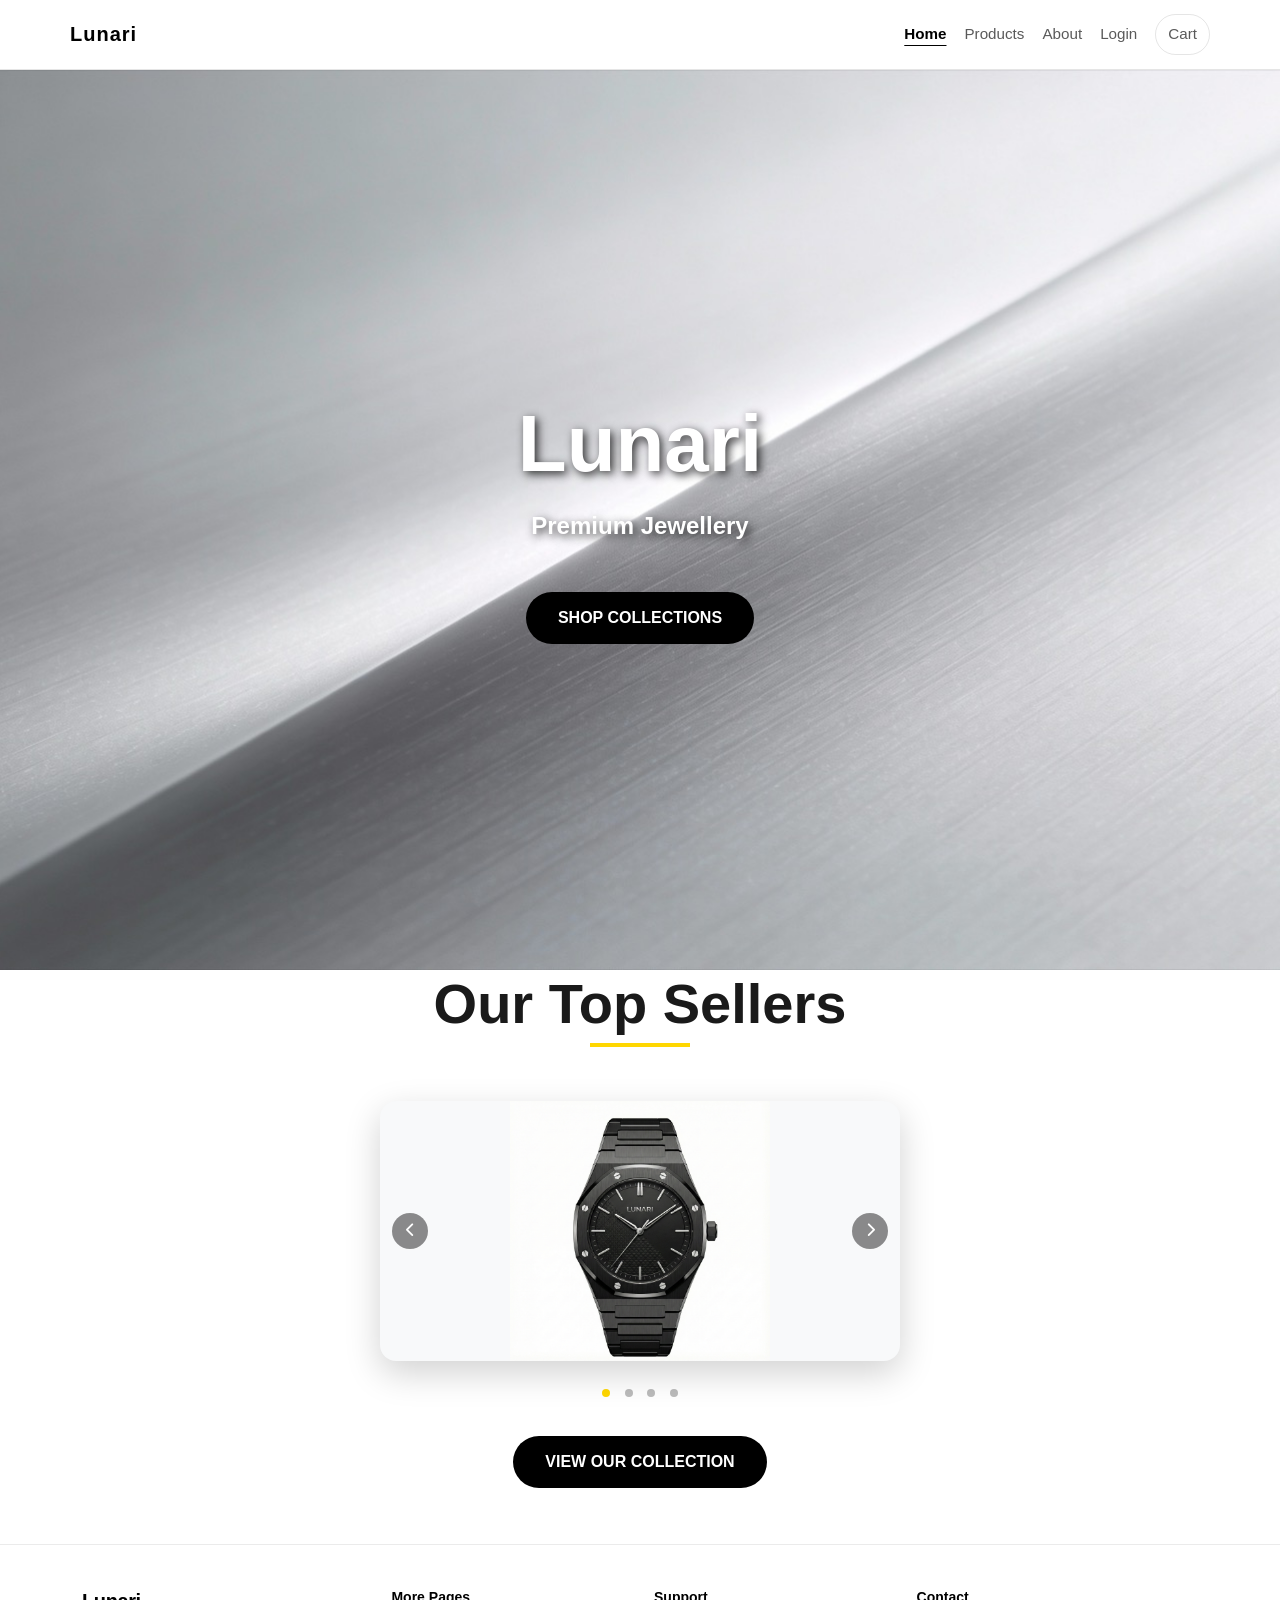
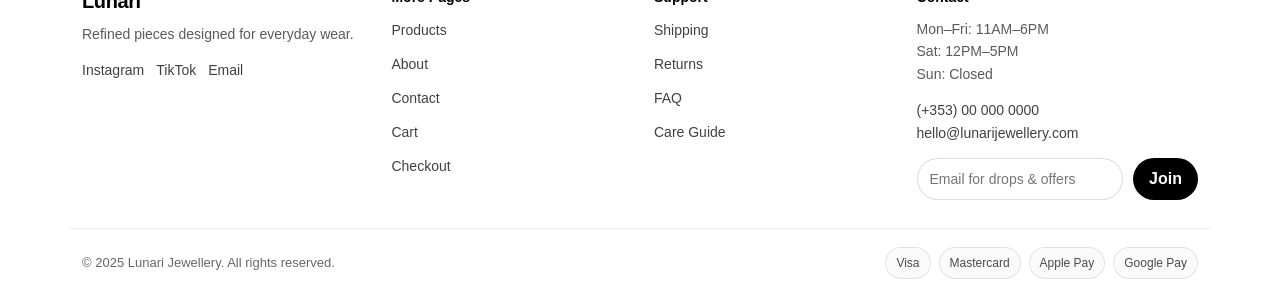
<file: index.html>
<!DOCTYPE html>
<html lang="en">

<head>
    <meta charset="UTF-8">
    <meta name="viewport" content="width=device-width, initial-scale=1.0">
    <title>Lunari | Premium Jewellery</title>
    <link rel="icon" type="image/png" href="images/Lunari-logo.png">
    <link href="https://cdn.jsdelivr.net/npm/bootstrap@5.3.2/dist/css/bootstrap.min.css" rel="stylesheet">
    <link href="https://cdnjs.cloudflare.com/ajax/libs/font-awesome/6.4.0/css/all.min.css" rel="stylesheet">
    <link rel="stylesheet" href="css/styles.css">

</head>
    <!-- HEADER / NAV -->


<header class="site-header">
  <div class="container header-inner">
    <a class="brand" href="index.html">Lunari</a>
    <nav class="nav">
      <a class="active" href="index.html">Home</a>
      <a href="products.html">Products</a>
      <a href="about.html">About</a>
      <a href="login.html">Login</a>
      <a class="cart-pill" href="cart.html">Cart</a>
    </nav>
  </div>
</header>

    <!-- Main Content -->

    <section id="home" class="hero-icebox">
        <div class="hero-content">
            <h1>Lunari</h1>
            <p>Premium Jewellery</p>
            <a href="products.html" class="btn-icebox btn-lg">Shop Collections</a>
        </div>
    </section>

   <section class="gallery-section">
    <div class="container">
        <h2 class="section-title">Our Top Sellers</h3>
        <div class="slideshow-container">
<div class="slideshow-item active slideshow-bg slideshow-bg-cuban"></div>
<div class="slideshow-item slideshow-bg slideshow-bg-tennis"></div>
<div class="slideshow-item slideshow-bg slideshow-bg-cross"></div>
<div class="slideshow-item slideshow-bg slideshow-bg-bracelet"></div>


            <button class="slideshow-nav slideshow-prev" onclick="changeSlide(-1)">
                <i class="fas fa-chevron-left"></i>
            </button>
            <button class="slideshow-nav slideshow-next" onclick="changeSlide(1)">
                <i class="fas fa-chevron-right"></i>
            </button>
        </div>
        <div class="slideshow-dots">
            <span class="dot active" onclick="currentSlide(1)"></span>
            <span class="dot" onclick="currentSlide(2)"></span>
            <span class="dot" onclick="currentSlide(3)"></span>
            <span class="dot" onclick="currentSlide(4)"></span>
        </div>
    </div>
</section>

    <div class="home-cta-wrapper">
  <a href="products.html" class="btn-icebox btn-lg">View Our Collection</a>
</div>


    
    
   
<!-- Site Footer -->
 <footer class="site-footer">
  <div class="container footer-grid">
    <div class="footer-col">
      <h3 class="footer-title">Lunari</h3>
      <p class="footer-text">
        Refined pieces designed for everyday wear.
      </p>
      <div class="footer-social">
        <a href="#" aria-label="Instagram" class="footer-social-link">Instagram</a>
        <a href="#" aria-label="TikTok" class="footer-social-link">TikTok</a>
        <a href="#" aria-label="Email" class="footer-social-link">Email</a>
      </div>
    </div>

    <!-- Links -->
    <div class="footer-col">
      <h4 class="footer-heading">More Pages</h4>
      <ul class="footer-links">
        <li><a href="products.html">Products</a></li>
        <li><a href="about.html">About</a></li>
        <li><a href="contact.html">Contact</a></li>
        <li><a href="cart.html">Cart</a></li>
        <li><a href="checkout.html">Checkout</a></li>
      </ul>
    </div>

    <!-- Support -->
    <div class="footer-col">
      <h4 class="footer-heading">Support</h4>
      <ul class="footer-links">
        <li><a href="shipping.html">Shipping</a></li>
        <li><a href="returns.html">Returns</a></li>
        <li><a href="faq.html">FAQ</a></li>
        <li><a href="care_guide.html">Care Guide</a></li>
      </ul>
    </div>

    <!-- Contact / newsletter -->
    <div class="footer-col">
      <h4 class="footer-heading">Contact</h4>
      <p class="footer-text">
        Mon–Fri: 11AM–6PM<br>
        Sat: 12PM–5PM<br>
        Sun: Closed
      </p>
      <p class="footer-text">
        <a class="footer-inline-link" href="tel:+353000000000">(+353) 00 000 0000</a><br>
        <a class="footer-inline-link" href="mailto:hello@lunarijewellery.com">hello@lunarijewellery.com</a>
      </p>

      <form class="footer-form" action="#" method="post">
        <input class="footer-input" type="email" name="email" placeholder="Email for drops & offers" required>
        <button class="footer-btn" type="submit">Join</button>
      </form>
    </div>
  </div>

  <div class="container footer-bottom">
    <p class="footer-copy">© 2025 Lunari Jewellery. All rights reserved.</p>
    <div class="footer-payments" aria-label="Accepted payments">
      <span class="pay-pill">Visa</span>
      <span class="pay-pill">Mastercard</span>
      <span class="pay-pill">Apple Pay</span>
      <span class="pay-pill">Google Pay</span>
    </div>
  </div>
</footer>

<script src="js/main.js"></script>

</body>
</html>
</file>
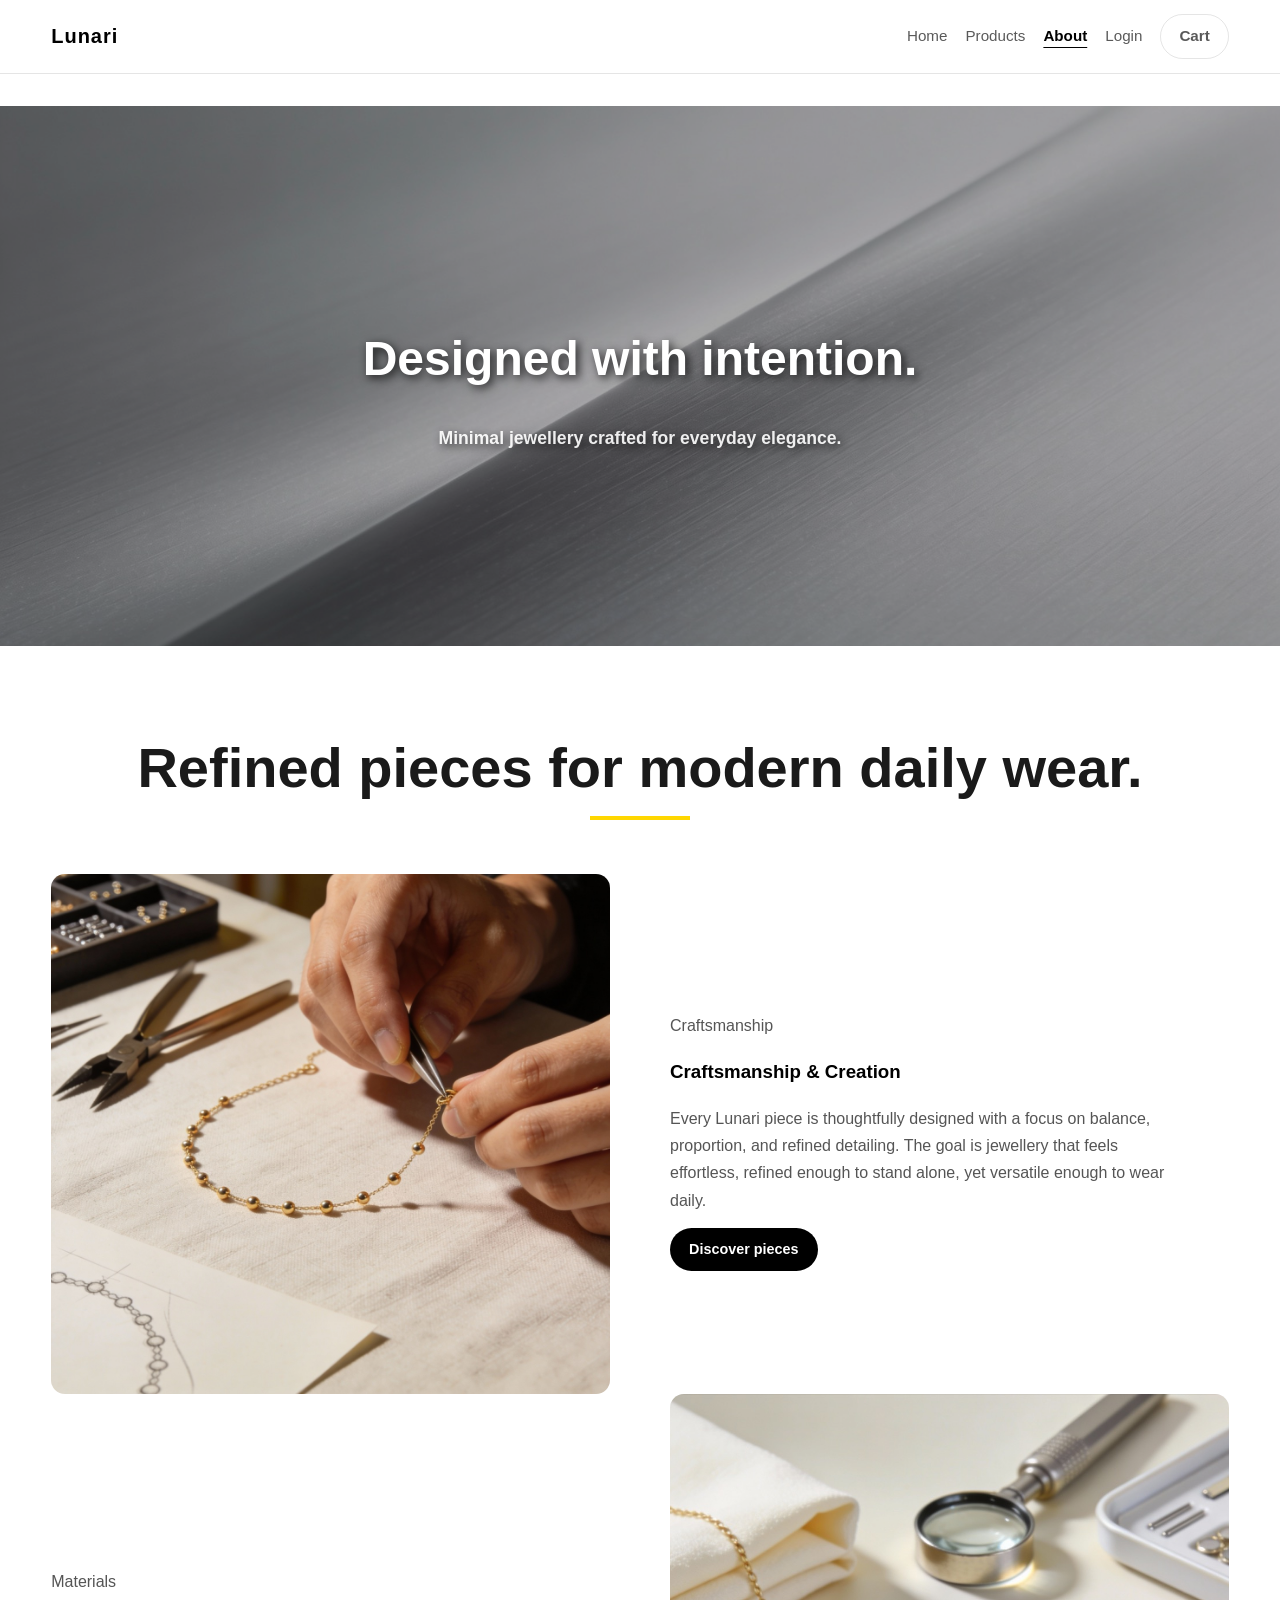
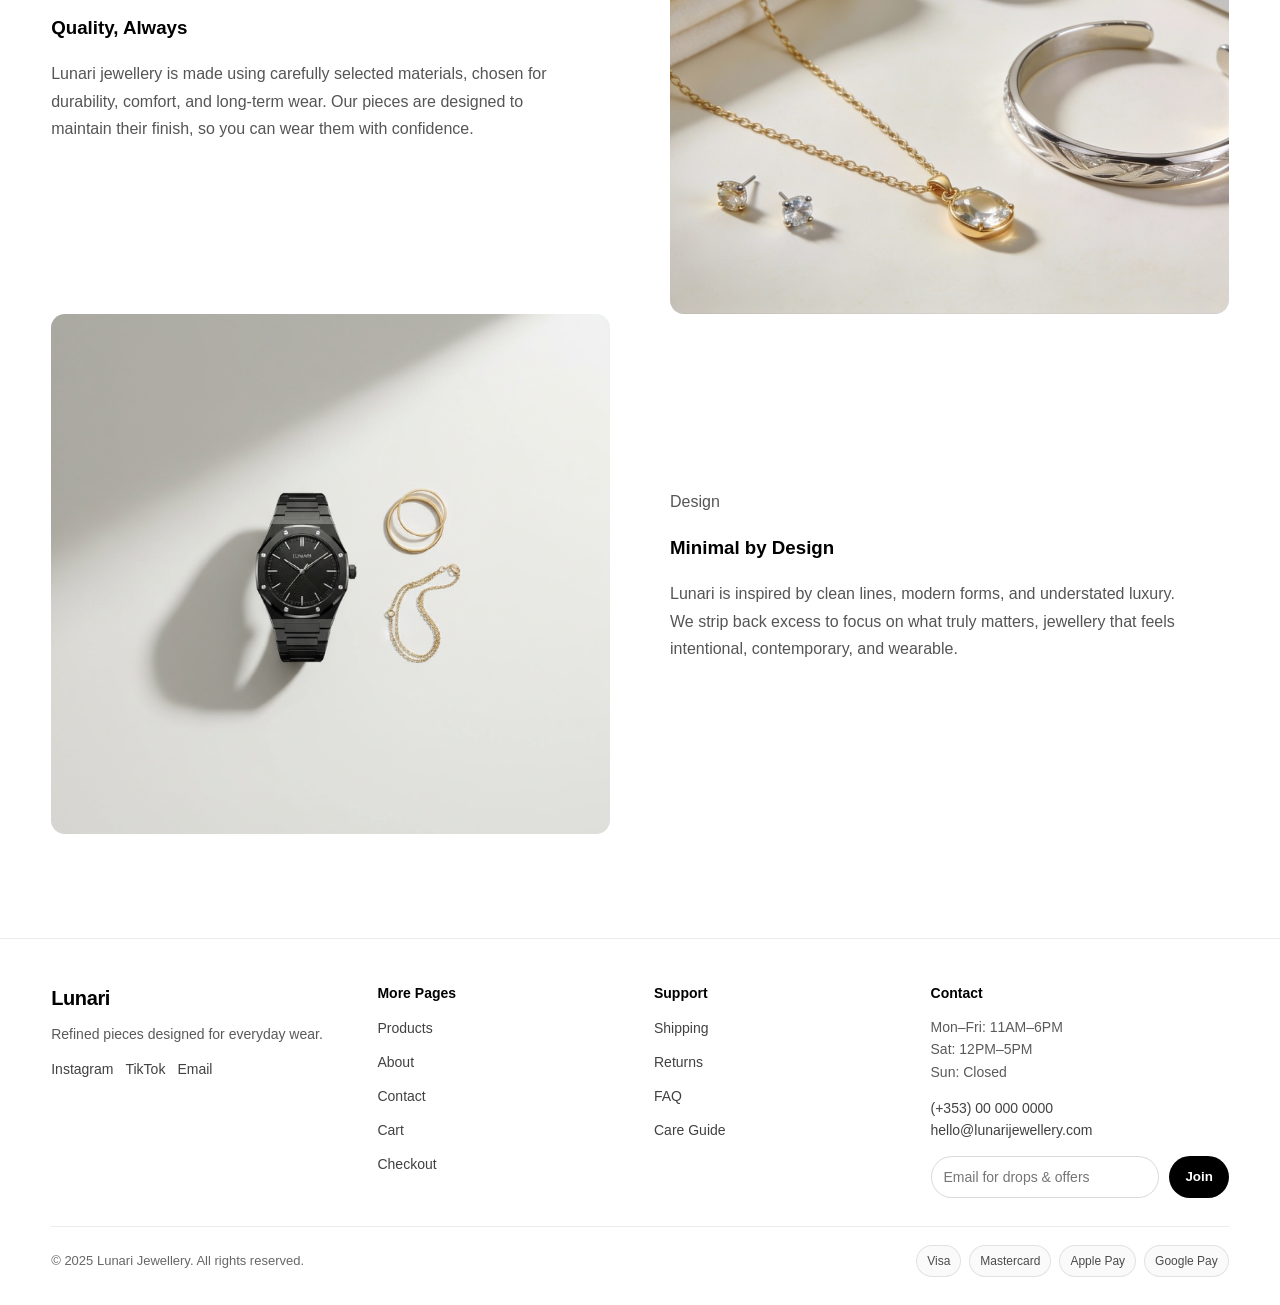
<file: about.html>
<!DOCTYPE html>
<html lang="en">

<head>

  <meta charset="UTF-8" />
  <meta name="viewport" content="width=device-width, initial-scale=1.0" />
  <title>Lunari Jewellery | About</title>
  <link rel="stylesheet" href="css/styles.css" />
  <link rel="icon" type="image/png" href="images/Lunari-logo.png">

</head>

<body>

  <!-- HEADER / NAV -->
  <header class="site-header">
    <div class="container header-inner">
      <a class="brand" href="index.html">Lunari</a>

      <nav class="nav">
        <a href="index.html">Home</a>
        <a href="products.html">Products</a>
        <a class="active" href="about.html">About</a>
        <a href="login.html">Login</a>
        <a class="btn btn-outline" href="cart.html">Cart</a>
      </nav>
    </div>
  </header>

    <!-- Main Content -->



  <main class="page">

    <section class="about-hero" style="background-image:url('images/background.png');">
      <div class="about-hero-overlay">
        <h1>Designed with intention.</h1>
        <p>Minimal jewellery crafted for everyday elegance.</p>
      </div>
    </section>

    <section class="container about-intro">
      <h2 class="section-title">Refined pieces for modern daily wear.</h2>
      <p class="section-lead">
    </section>

    <section class="container about-split">
      <div class="about-image">
        <img src="images/about-1.png" alt="Craftsmanship and creation" />
      </div>

      <div class="about-text">
        <p class="kicker">Craftsmanship</p>
        <h3>Craftsmanship &amp; Creation</h3>
        <p>
          Every Lunari piece is thoughtfully designed with a focus on balance, proportion, and refined detailing.
          The goal is jewellery that feels effortless, refined enough to stand alone, yet versatile enough to wear daily.
        </p>
        <a class="btn btn-primary" href="products.html">Discover pieces</a>
      </div>
    </section>

    <section class="container about-split reverse">
      <div class="about-image">
        <img src="images/about-2.png" alt="Quality materials" />
      </div>

      <div class="about-text">
        <p class="kicker">Materials</p>
        <h3>Quality, Always</h3>
        <p>
          Lunari jewellery is made using carefully selected materials, chosen for durability, comfort, and long-term wear.
          Our pieces are designed to maintain their finish, so you can wear them with confidence.
        </p>
      </div>
    </section>

    <section class="container about-split">
      <div class="about-image">
        <img src="images/about-3.png" alt="Minimal design" />
      </div>

      <div class="about-text">
        <p class="kicker">Design</p>
        <h3>Minimal by Design</h3>
        <p>
          Lunari is inspired by clean lines, modern forms, and understated luxury.
          We strip back excess to focus on what truly matters, jewellery that feels intentional, contemporary, and wearable.
        </p>
      </div>
    </section>
  </main>

  <!-- FOOTER -->
  <footer class="site-footer">
    <div class="container footer-grid">
      <div class="footer-col">
        <h3 class="footer-title">Lunari</h3>
        <p class="footer-text">Refined pieces designed for everyday wear.</p>

        <div class="footer-social">
          <a class="footer-social-link" href="#" aria-label="Instagram">Instagram</a>
          <a class="footer-social-link" href="#" aria-label="TikTok">TikTok</a>
          <a class="footer-social-link" href="#" aria-label="Email">Email</a>
        </div>
      </div>

      <!-- Links -->
      <div class="footer-col">
        <h4 class="footer-heading">More Pages</h4>
        <ul class="footer-links">
          <li><a href="products.html">Products</a></li>
          <li><a href="about.html">About</a></li>
          <li><a href="contact.html">Contact</a></li>
          <li><a href="cart.html">Cart</a></li>
          <li><a href="checkout.html">Checkout</a></li>
        </ul>
      </div>

      <!-- Support -->
      <div class="footer-col">
        <h4 class="footer-heading">Support</h4>
        <ul class="footer-links">
          <li><a href="shipping.html">Shipping</a></li>
          <li><a href="returns.html">Returns</a></li>
          <li><a href="faq.html">FAQ</a></li>
          <li><a href="care_guide.html">Care Guide</a></li>
        </ul>
      </div>

      <!-- Contact / newsletter -->
      <div class="footer-col">
        <h4 class="footer-heading">Contact</h4>

        <p class="footer-text">
          Mon–Fri: 11AM–6PM<br />
          Sat: 12PM–5PM<br />
          Sun: Closed
        </p>

        <p class="footer-text">
          <a class="footer-inline-link" href="tel:+353000000000">(+353) 00 000 0000</a><br />
          <a class="footer-inline-link" href="mailto:hello@lunarijewellery.com">hello@lunarijewellery.com</a>
        </p>

        <form class="footer-form" action="#" method="post">
          <input class="footer-input" type="email" name="email" placeholder="Email for drops & offers" />
          <button class="footer-btn" type="submit">Join</button>
        </form>
      </div>
    </div>

    <div class="container footer-bottom">
      <p class="footer-copy">© 2025 Lunari Jewellery. All rights reserved.</p>
      <div class="footer-payments" aria-label="Accepted payments">
        <span class="pay-pill">Visa</span>
        <span class="pay-pill">Mastercard</span>
        <span class="pay-pill">Apple Pay</span>
        <span class="pay-pill">Google Pay</span>
      </div>
    </div>
  </footer>

<script src="js/main.js"></script>


</body>
</html>
</file>
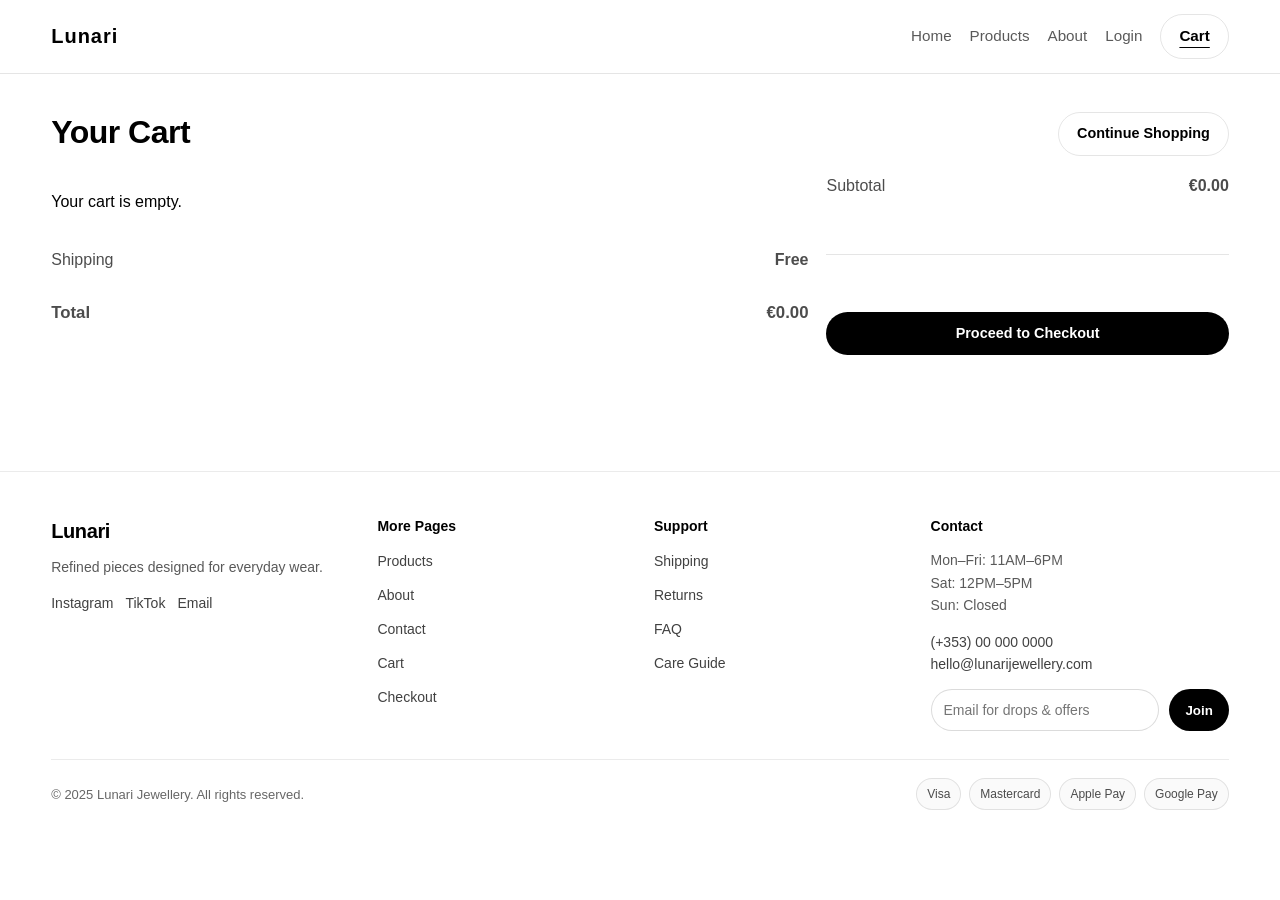
<file: cart.html>
<!DOCTYPE html>
<html lang="en">
<head>
  <meta charset="UTF-8" />
  <meta name="viewport" content="width=device-width, initial-scale=1.0" />
  <title>Lunari Jewellery | Cart</title>
  <link rel="stylesheet" href="css/styles.css" />
  <link rel="icon" type="image/png" href="images/Lunari-logo.png">

</head>

<body>
  <!-- Header -->
  <header class="site-header">
    <div class="container header-inner">
      <a class="brand" href="index.html">Lunari</a>

      <nav class="nav">
        <a href="index.html">Home</a>
        <a href="products.html">Products</a>
        <a href="about.html">About</a>
        <a href="login.html">Login</a>
        <a class="btn btn-outline active" href="cart.html">Cart</a>
      </nav>
    </div>
  </header>


    <!-- Main Content -->


  <main class="page cart-page">
    <div class="container">
      <div class="cart-top">
        <div>
          <h1 class="page-title">Your Cart</h1>
        </div>

        <div class="cart-actions">
          <a class="btn btn-outline" href="products.html">Continue Shopping</a>
        </div>
      </div>

      <div class="cart-layout">
        <section class="cart-items" aria-label="Cart items"></section>


        <div class="summary-row">
  <span class="muted">Subtotal</span>
  <strong data-summary="subtotal">€0.00</strong>
</div>

<div class="summary-row">
  <span class="muted">Shipping</span>
  <strong>Free</strong>
</div>

<div class="summary-divider"></div>

<div class="summary-row total">
  <span>Total</span>
  <strong data-summary="total">€0.00</strong>
</div>


          <a class="btn btn-primary summary-cta" href="checkout.html">Proceed to Checkout</a>

         
        </aside>
      </div>
    </div>
  </main>

<footer class="site-footer">
  <div class="container footer-grid">
    <!-- Brand / about -->
    <div class="footer-col">
      <h3 class="footer-title">Lunari</h3>
      <p class="footer-text">
        Refined pieces designed for everyday wear.
      </p>
      <div class="footer-social">
        <a href="#" aria-label="Instagram" class="footer-social-link">Instagram</a>
        <a href="#" aria-label="TikTok" class="footer-social-link">TikTok</a>
        <a href="#" aria-label="Email" class="footer-social-link">Email</a>
      </div>
    </div>

    <!-- Links -->
    <div class="footer-col">
      <h4 class="footer-heading">More Pages</h4>
      <ul class="footer-links">
        <li><a href="products.html">Products</a></li>
        <li><a href="about.html">About</a></li>
        <li><a href="contact.html">Contact</a></li>
        <li><a href="cart.html">Cart</a></li>
        <li><a href="checkout.html">Checkout</a></li>
      </ul>
    </div>

    <!-- Support -->
    <div class="footer-col">
      <h4 class="footer-heading">Support</h4>
      <ul class="footer-links">
        <li><a href="shipping.html">Shipping</a></li>
        <li><a href="returns.html">Returns</a></li>
        <li><a href="faq.html">FAQ</a></li>
        <li><a href="care_guide.html">Care Guide</a></li>
      </ul>
    </div>

    <!-- Contact / newsletter -->
    <div class="footer-col">
      <h4 class="footer-heading">Contact</h4>
      <p class="footer-text">
        Mon–Fri: 11AM–6PM<br>
        Sat: 12PM–5PM<br>
        Sun: Closed
      </p>
      <p class="footer-text">
        <a class="footer-inline-link" href="tel:+353000000000">(+353) 00 000 0000</a><br>
        <a class="footer-inline-link" href="mailto:hello@lunarijewellery.com">hello@lunarijewellery.com</a>
      </p>

      <form class="footer-form" action="#" method="post">
        <input class="footer-input" type="email" name="email" placeholder="Email for drops & offers" required>
        <button class="footer-btn" type="submit">Join</button>
      </form>
    </div>
  </div>

  <div class="container footer-bottom">
    <p class="footer-copy">© 2025 Lunari Jewellery. All rights reserved.</p>
    <div class="footer-payments" aria-label="Accepted payments">
      <span class="pay-pill">Visa</span>
      <span class="pay-pill">Mastercard</span>
      <span class="pay-pill">Apple Pay</span>
      <span class="pay-pill">Google Pay</span>
    </div>
  </div>
</footer>


<script src="js/main.js"></script>


</body>
</html>
</file>
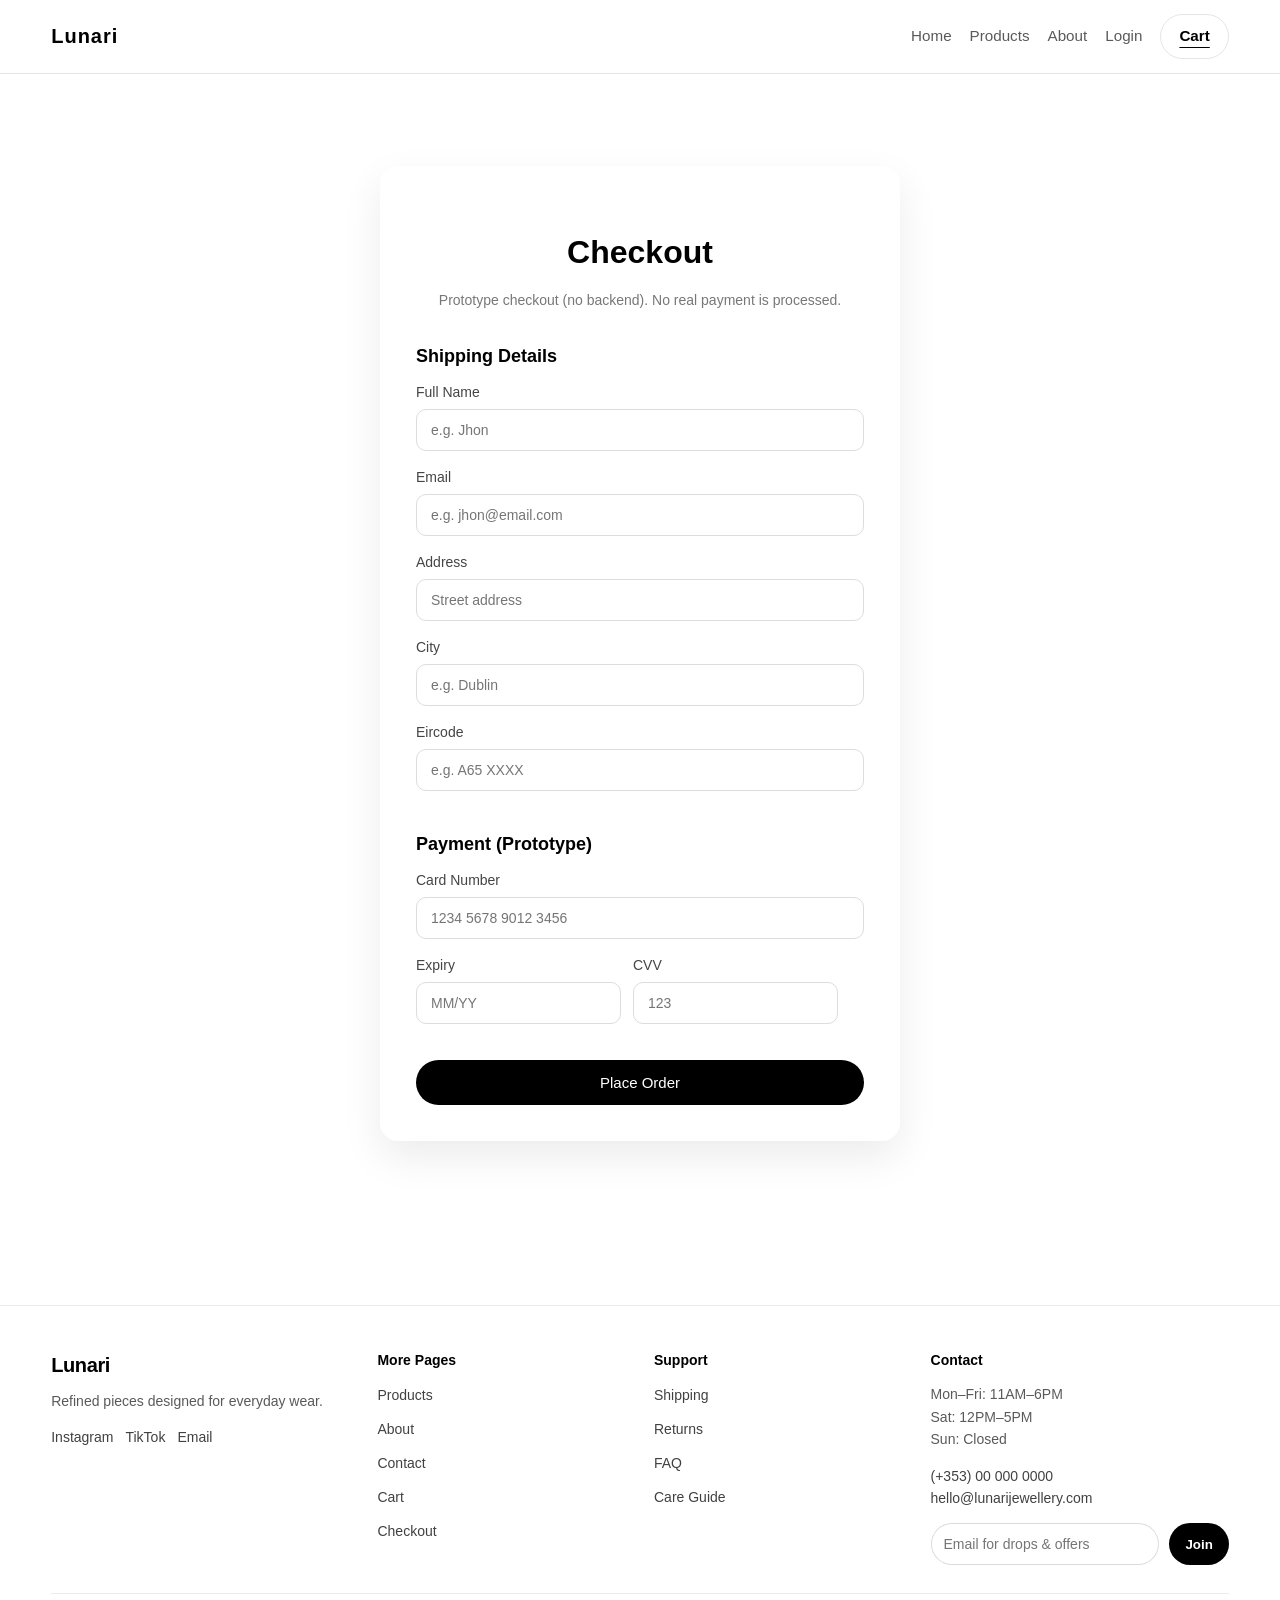
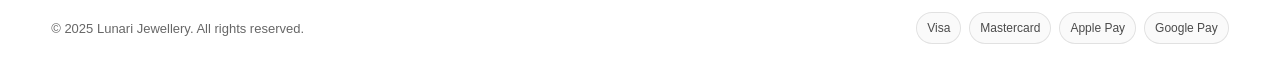
<file: checkout.html>
<!DOCTYPE html>
<html lang="en">
<head>
  <meta charset="UTF-8" />
  <meta name="viewport" content="width=device-width, initial-scale=1.0" />
  <title>Checkout | Lunari Jewellery</title>
  <link rel="stylesheet" href="css/styles.css" />
  <link rel="icon" type="image/png" href="images/Lunari-logo.png">

</head>
<body>
  
    <!-- HEADER / NAV -->

<header class="site-header">
  <div class="container header-inner">
    <a class="brand" href="index.html">Lunari</a>
    <nav class="nav">
      <a href="index.html">Home</a>
      <a href="products.html">Products</a>
      <a href="about.html">About</a>
      <a href="login.html">Login</a>
      <a class="btn btn-outline active" href="cart.html">Cart</a>
    </nav>
  </div>
</header>

    <!-- Main Content -->


<main class="container page">

  <section class="checkout-wrapper">
    <div class="checkout-card">

      <h1 class="checkout-title">Checkout</h1>
      <p class="checkout-note">
        Prototype checkout (no backend). No real payment is processed.
      </p>

      <form id="checkout-form">

        <h3>Shipping Details</h3>

        <label>Full Name</label>
        <input type="text" placeholder="e.g. Jhon" />

        <label>Email</label>
        <input type="email" placeholder="e.g. jhon@email.com" />

        <label>Address</label>
        <input type="text" placeholder="Street address" />

        <label>City</label>
        <input type="text" placeholder="e.g. Dublin" />

        <label>Eircode</label>
        <input type="text" placeholder="e.g. A65 XXXX" />

        <h3>Payment (Prototype)</h3>

        <label>Card Number</label>
        <input type="text" placeholder="1234 5678 9012 3456" />

        <div class="checkout-row">
          <div>
            <label>Expiry</label>
            <input type="text" placeholder="MM/YY" />
          </div>
          <div>
            <label>CVV</label>
            <input type="text" placeholder="123" />
          </div>
        </div>

        <button type="submit" class="checkout-btn">
          Place Order
        </button>

      </form>

    </div>
  </section>

</main>

<footer class="site-footer">
  <div class="container footer-grid">
    <div class="footer-col">
      <h3 class="footer-title">Lunari</h3>
      <p class="footer-text">
        Refined pieces designed for everyday wear.
      </p>
      <div class="footer-social">
        <a href="#" aria-label="Instagram" class="footer-social-link">Instagram</a>
        <a href="#" aria-label="TikTok" class="footer-social-link">TikTok</a>
        <a href="#" aria-label="Email" class="footer-social-link">Email</a>
      </div>
    </div>

    <!-- Links -->
    <div class="footer-col">
      <h4 class="footer-heading">More Pages</h4>
      <ul class="footer-links">
        <li><a href="products.html">Products</a></li>
        <li><a href="about.html">About</a></li>
        <li><a href="contact.html">Contact</a></li>
        <li><a href="cart.html">Cart</a></li>
        <li><a href="checkout.html">Checkout</a></li>
      </ul>
    </div>

    <!-- Support -->
    <div class="footer-col">
      <h4 class="footer-heading">Support</h4>
      <ul class="footer-links">
        <li><a href="shipping.html">Shipping</a></li>
        <li><a href="returns.html">Returns</a></li>
        <li><a href="faq.html">FAQ</a></li>
        <li><a href="care_guide.html">Care Guide</a></li>
      </ul>
    </div>

    <!-- Contact / newsletter -->
    <div class="footer-col">
      <h4 class="footer-heading">Contact</h4>
      <p class="footer-text">
        Mon–Fri: 11AM–6PM<br>
        Sat: 12PM–5PM<br>
        Sun: Closed
      </p>
      <p class="footer-text">
        <a class="footer-inline-link" href="tel:+353000000000">(+353) 00 000 0000</a><br>
        <a class="footer-inline-link" href="mailto:hello@lunarijewellery.com">hello@lunarijewellery.com</a>
      </p>

      <form class="footer-form" action="#" method="post">
        <input class="footer-input" type="email" name="email" placeholder="Email for drops & offers" required>
        <button class="footer-btn" type="submit">Join</button>
      </form>
    </div>
  </div>

  <div class="container footer-bottom">
    <p class="footer-copy">© 2025 Lunari Jewellery. All rights reserved.</p>
    <div class="footer-payments" aria-label="Accepted payments">
      <span class="pay-pill">Visa</span>
      <span class="pay-pill">Mastercard</span>
      <span class="pay-pill">Apple Pay</span>
      <span class="pay-pill">Google Pay</span>
    </div>
  </div>
</footer>

<script src="js/main.js"></script>


</body>
</html>
</file>
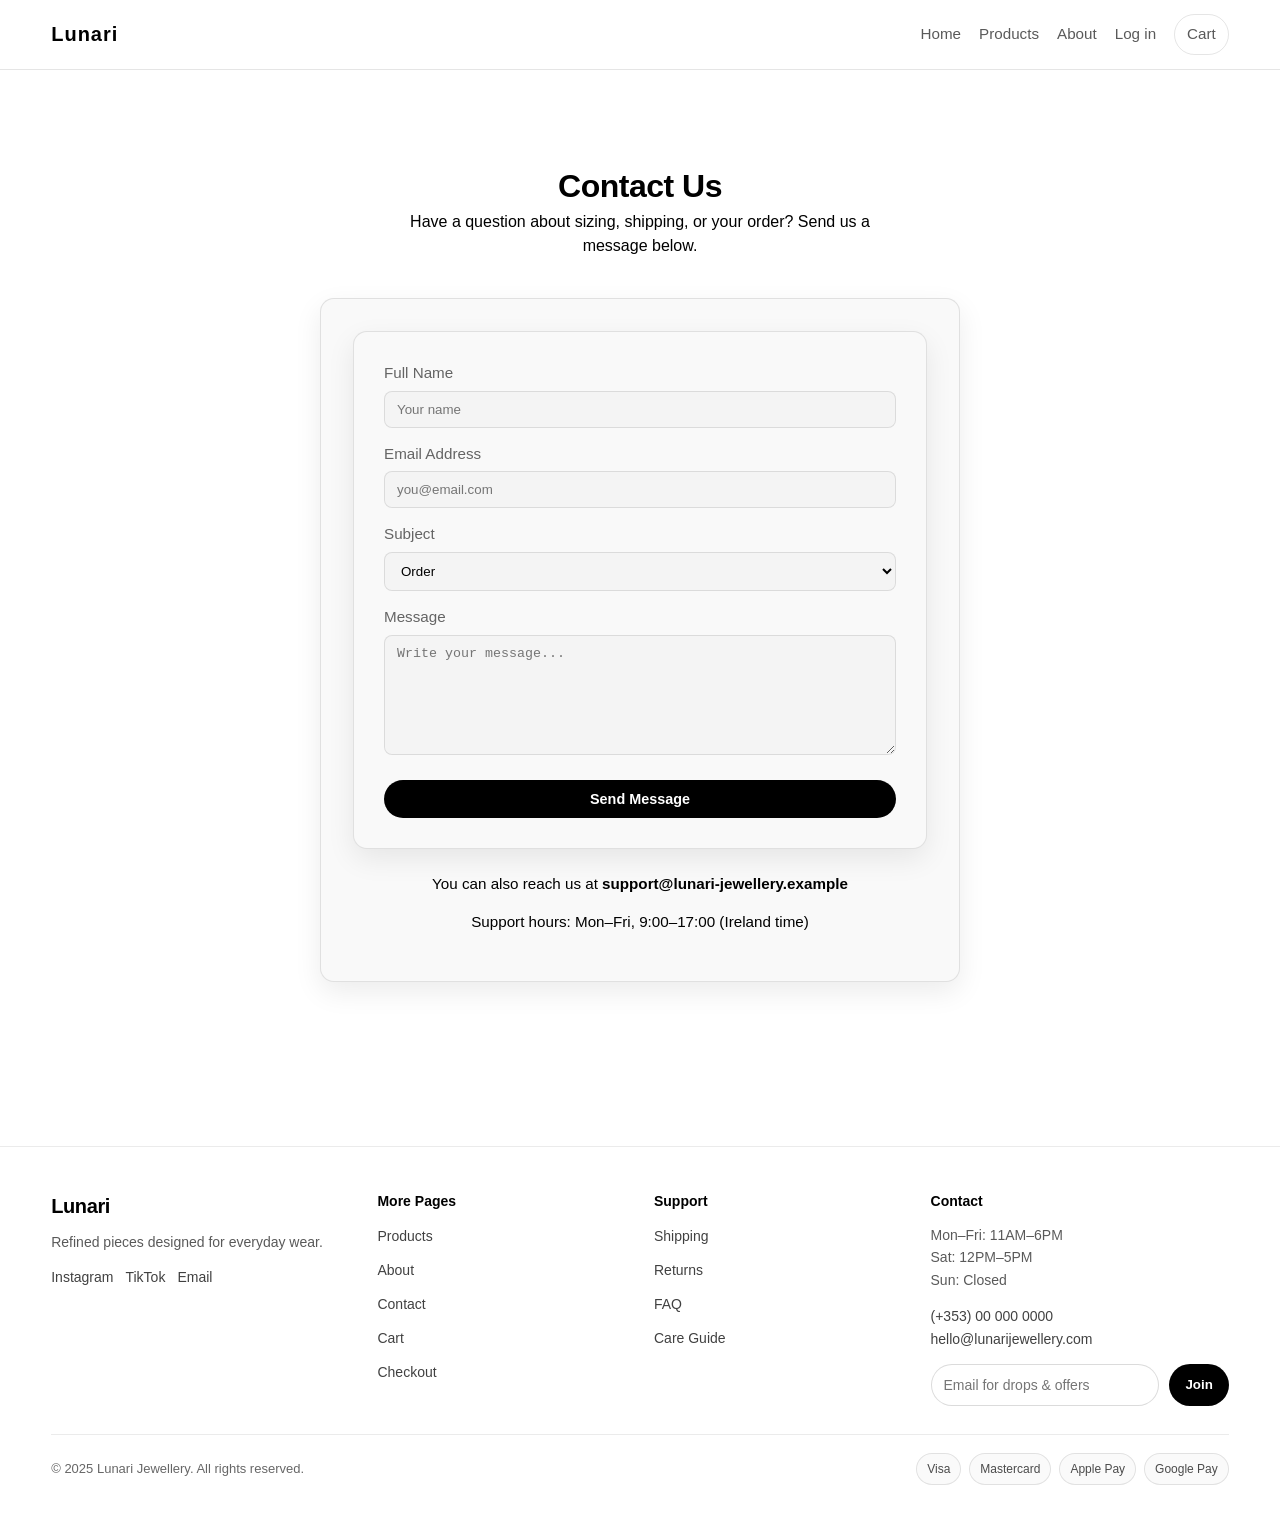
<file: contact.html>
<!DOCTYPE html>
<html lang="en">
<head>
  <meta charset="UTF-8" />
  <meta name="viewport" content="width=device-width, initial-scale=1.0" />
  <title>Lunari Jewellery | Contact</title>
  <link rel="stylesheet" href="css/styles.css" />
  <link rel="icon" type="image/png" href="images/Lunari-logo.png">

</head>

    <!-- HEADER / NAV -->


<body>
  <header class="site-header">
    <div class="container header-inner">
      <div class="brand">Lunari</div>

      <nav class="nav">
        <a href="index.html">Home</a>
        <a href="products.html">Products</a>
        <a href="about.html">About</a>
        <a href="login.html">Log in</a>
        <a class="cart-pill" href="cart.html">Cart</a>
      </nav>
    </div>
  </header>

      <!-- Main Content -->


  <main class="container page">
    <section class="contact-page">
      <header class="page-header">
        <h1 class="page-title">Contact Us</h1>
        <p class="subtext">
          Have a question about sizing, shipping, or your order? Send us a message below.
        </p>
      </header>

      <div class="contact-card">
        <form class="form" action="#" method="post">
          <div class="form-row">
            <label class="form-label" for="fullName">Full Name</label>
            <input class="form-input" id="fullName" name="fullName" type="text" placeholder="Your name" />
          </div>

          <div class="form-row">
            <label class="form-label" for="email">Email Address</label>
            <input class="form-input" id="email" name="email" type="email" placeholder="you@email.com" />
          </div>

          <div class="form-row">
            <label class="form-label" for="subject">Subject</label>
            <select class="form-select" id="subject" name="subject">
              <option value="order">Order</option>
              <option value="shipping">Shipping</option>
              <option value="product">Product</option>
              <option value="returns">Returns</option>
              <option value="other">Other</option>
            </select>
          </div>

          <div class="form-row">
            <label class="form-label" for="message">Message</label>
            <textarea class="form-textarea" id="message" name="message" placeholder="Write your message..."></textarea>
          </div>

          <button class="btn btn-primary" type="submit">Send Message</button>
        </form>

        <div class="contact-meta">
          <p>
            You can also reach us at <strong>support@lunari-jewellery.example</strong>
          </p>
          <p class="muted">
            Support hours: Mon–Fri, 9:00–17:00 (Ireland time)
          </p>
        </div>
      </div>
    </section>
  </main>

<footer class="site-footer">
  <div class="container footer-grid">
    <div class="footer-col">
      <h3 class="footer-title">Lunari</h3>
      <p class="footer-text">
        Refined pieces designed for everyday wear.
      </p>
      <div class="footer-social">
        <a href="#" aria-label="Instagram" class="footer-social-link">Instagram</a>
        <a href="#" aria-label="TikTok" class="footer-social-link">TikTok</a>
        <a href="#" aria-label="Email" class="footer-social-link">Email</a>
      </div>
    </div>

    <!-- Links -->
    <div class="footer-col">
      <h4 class="footer-heading">More Pages</h4>
      <ul class="footer-links">
        <li><a href="products.html">Products</a></li>
        <li><a href="about.html">About</a></li>
        <li><a href="contact.html">Contact</a></li>
        <li><a href="cart.html">Cart</a></li>
        <li><a href="checkout.html">Checkout</a></li>
      </ul>
    </div>

    <!-- Support -->
    <div class="footer-col">
      <h4 class="footer-heading">Support</h4>
      <ul class="footer-links">
        <li><a href="shipping.html">Shipping</a></li>
        <li><a href="returns.html">Returns</a></li>
        <li><a href="faq.html">FAQ</a></li>
        <li><a href="care_guide.html">Care Guide</a></li>
      </ul>
    </div>

    <!-- Contact / newsletter -->
    <div class="footer-col">
      <h4 class="footer-heading">Contact</h4>
      <p class="footer-text">
        Mon–Fri: 11AM–6PM<br>
        Sat: 12PM–5PM<br>
        Sun: Closed
      </p>
      <p class="footer-text">
        <a class="footer-inline-link" href="tel:+353000000000">(+353) 00 000 0000</a><br>
        <a class="footer-inline-link" href="mailto:hello@lunarijewellery.com">hello@lunarijewellery.com</a>
      </p>

      <form class="footer-form" action="#" method="post">
        <input class="footer-input" type="email" name="email" placeholder="Email for drops & offers" required>
        <button class="footer-btn" type="submit">Join</button>
      </form>
    </div>
  </div>

  <div class="container footer-bottom">
    <p class="footer-copy">© 2025 Lunari Jewellery. All rights reserved.</p>
    <div class="footer-payments" aria-label="Accepted payments">
      <span class="pay-pill">Visa</span>
      <span class="pay-pill">Mastercard</span>
      <span class="pay-pill">Apple Pay</span>
      <span class="pay-pill">Google Pay</span>
    </div>
  </div>
</footer>

</body>
</html>
</file>
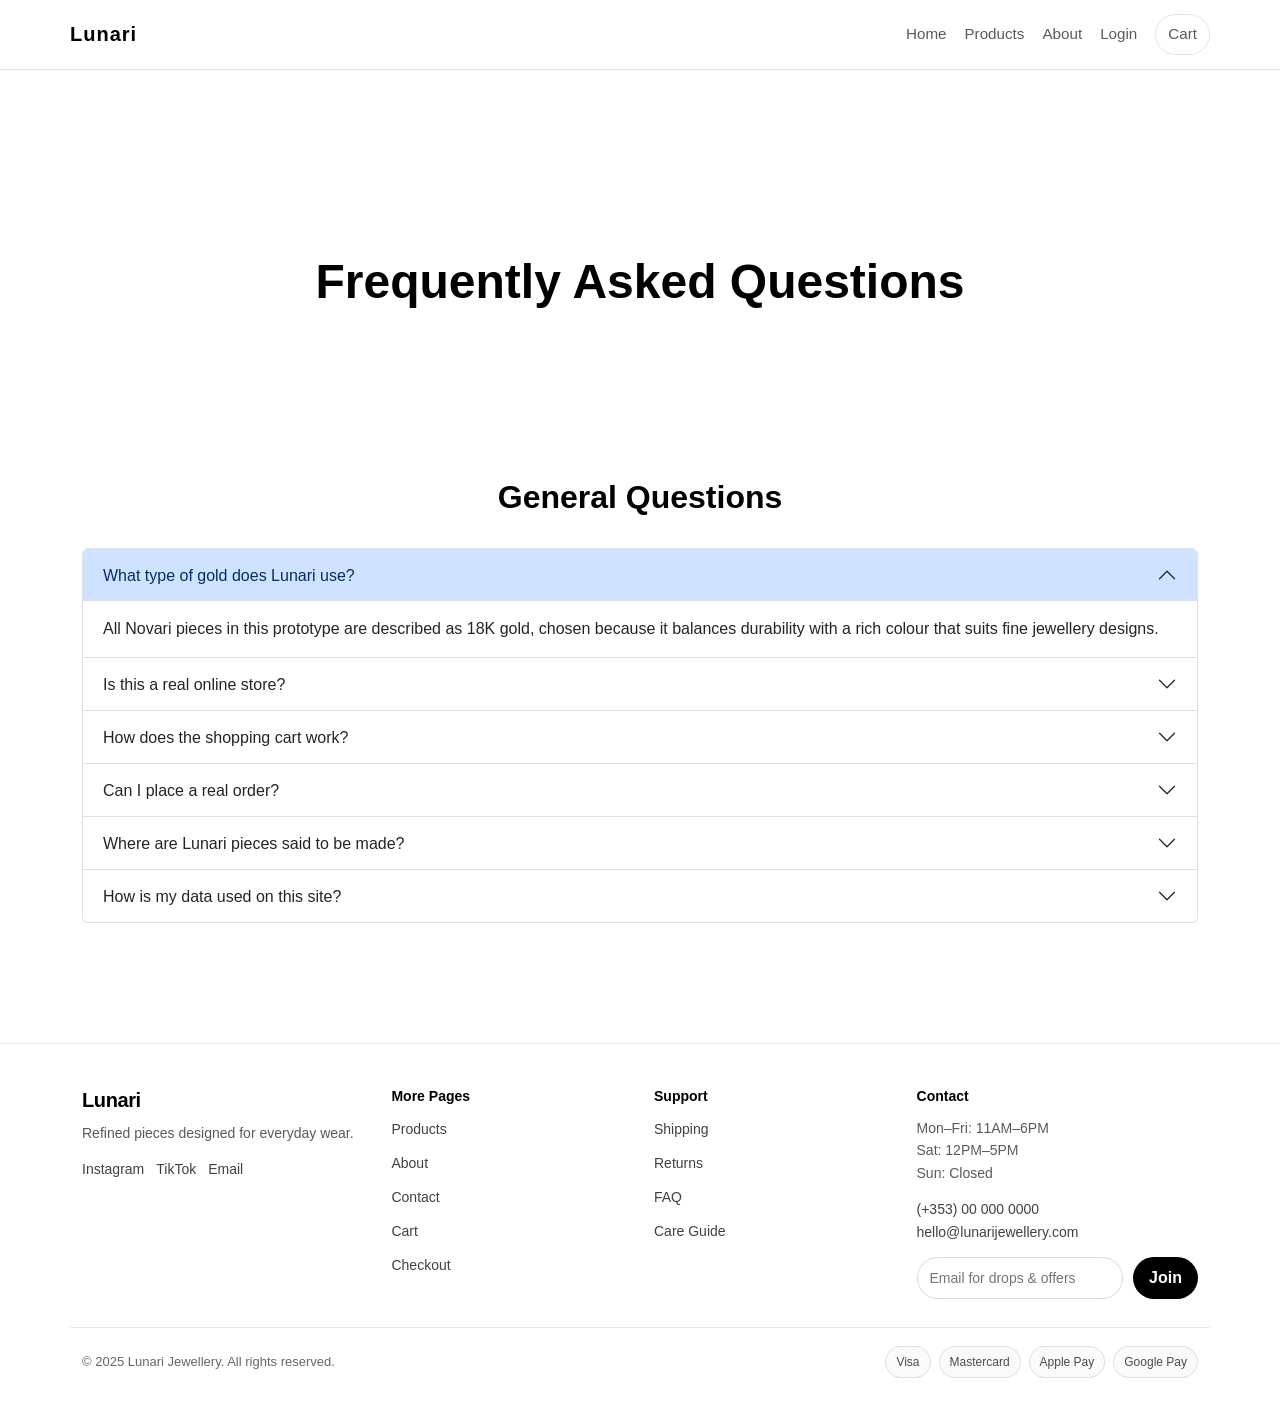
<file: faq.html>
<!DOCTYPE html>
<html lang="en">
<head>
  <meta charset="UTF-8">
  <meta name="viewport" content="width=device-width, initial-scale=1.0">
  <title>FAQ | Lunari</title>
  <link rel="icon" type="image/png" href="images/Lunari-logo.png">

  <link href="https://cdn.jsdelivr.net/npm/bootstrap@5.3.2/dist/css/bootstrap.min.css" rel="stylesheet">
  <link href="https://cdnjs.cloudflare.com/ajax/libs/font-awesome/6.4.0/css/all.min.css" rel="stylesheet">

  <link rel="stylesheet" href="css/styles.css">

</head>
<body>

      <!-- HEADER / NAV -->

  <header class="site-header">
  <div class="container header-inner">
    <a class="brand" href="index.html">Lunari</a>
    <nav class="nav">
      <a href="index.html">Home</a>
      <a href="products.html">Products</a>
      <a href="about.html">About</a>
      <a href="login.html">Login</a>
      <a class="cart-pill" href="cart.html">Cart</a>
    </nav>
  </div>
</header>


    <!-- Main Content -->

  <section class="hero-faq">
    <div class="container mt-5 pt-4">
      <h1>Frequently Asked Questions</h1>
    </div>
  </section>

  <section class="faq-section">
    <div class="container">
      <h2 class="faq-title">General Questions</h2>

      <div class="accordion" id="faqAccordion">

        <div class="accordion-item">
          <h2 class="accordion-header" id="q1">
            <button class="accordion-button" type="button" data-bs-toggle="collapse" data-bs-target="#a1">
              What type of gold does Lunari use?
            </button>
          </h2>
          <div id="a1" class="accordion-collapse collapse show" data-bs-parent="#faqAccordion">
            <div class="accordion-body">
              All Novari pieces in this prototype are described as 18K gold, chosen because it balances durability with a rich colour that suits fine jewellery designs.
            </div>
          </div>
        </div>

        <div class="accordion-item">
          <h2 class="accordion-header" id="q2">
            <button class="accordion-button collapsed" type="button" data-bs-toggle="collapse" data-bs-target="#a2">
              Is this a real online store?
            </button>
          </h2>
          <div id="a2" class="accordion-collapse collapse" data-bs-parent="#faqAccordion">
            <div class="accordion-body">
              This website is a university prototype project only. It does not process real payments, and all prices and products are for demonstration purposes.
            </div>
          </div>
        </div>

        <div class="accordion-item">
          <h2 class="accordion-header" id="q3">
            <button class="accordion-button collapsed" type="button" data-bs-toggle="collapse" data-bs-target="#a3">
              How does the shopping cart work?
            </button>
          </h2>
          <div id="a3" class="accordion-collapse collapse" data-bs-parent="#faqAccordion">
            <div class="accordion-body">
              The cart stores selected items in your browser using localStorage so they stay visible as you move between pages, but no information is sent to a server.
            </div>
          </div>
        </div>

        <div class="accordion-item">
          <h2 class="accordion-header" id="q4">
            <button class="accordion-button collapsed" type="button" data-bs-toggle="collapse" data-bs-target="#a4">
              Can I place a real order?
            </button>
          </h2>
          <div id="a4" class="accordion-collapse collapse" data-bs-parent="#faqAccordion">
            <div class="accordion-body">
              No. When you click Checkout you will see a message explaining that checkout is a prototype only and no real purchases are possible.
            </div>
          </div>
        </div>

        <div class="accordion-item">
          <h2 class="accordion-header" id="q5">
            <button class="accordion-button collapsed" type="button" data-bs-toggle="collapse" data-bs-target="#a5">
              Where are Lunari pieces said to be made?
            </button>
          </h2>
          <div id="a5" class="accordion-collapse collapse" data-bs-parent="#faqAccordion">
            <div class="accordion-body">
              The site describes Lunari jewellery as crafted in Italy by specialist workshops to support the craftsmanship concept for this project.
            </div>
          </div>
        </div>

        <div class="accordion-item">
          <h2 class="accordion-header" id="q6">
            <button class="accordion-button collapsed" type="button" data-bs-toggle="collapse" data-bs-target="#a6">
              How is my data used on this site?
            </button>
          </h2>
          <div id="a6" class="accordion-collapse collapse" data-bs-parent="#faqAccordion">
            <div class="accordion-body">
              Login and sign‑up are prototypes only. Any names or emails entered are stored in your browser for display purposes and can be cleared by deleting localStorage.
            </div>
          </div>
        </div>

      </div>
    </div>
  </section>

  <!-- Footer -->
   <footer class="site-footer">
  <div class="container footer-grid">
    <div class="footer-col">
      <h3 class="footer-title">Lunari</h3>
      <p class="footer-text">
        Refined pieces designed for everyday wear.
      </p>
      <div class="footer-social">
        <a href="#" aria-label="Instagram" class="footer-social-link">Instagram</a>
        <a href="#" aria-label="TikTok" class="footer-social-link">TikTok</a>
        <a href="#" aria-label="Email" class="footer-social-link">Email</a>
      </div>
    </div>

    <!-- Links -->
    <div class="footer-col">
      <h4 class="footer-heading">More Pages</h4>
      <ul class="footer-links">
        <li><a href="products.html">Products</a></li>
        <li><a href="about.html">About</a></li>
        <li><a href="contact.html">Contact</a></li>
        <li><a href="cart.html">Cart</a></li>
        <li><a href="checkout.html">Checkout</a></li>
      </ul>
    </div>

    <!-- Support -->
    <div class="footer-col">
      <h4 class="footer-heading">Support</h4>
      <ul class="footer-links">
        <li><a href="shipping.html">Shipping</a></li>
        <li><a href="returns.html">Returns</a></li>
        <li><a href="faq.html">FAQ</a></li>
        <li><a href="care_guide.html">Care Guide</a></li>
      </ul>
    </div>

    <!-- Contact / newsletter -->
    <div class="footer-col">
      <h4 class="footer-heading">Contact</h4>
      <p class="footer-text">
        Mon–Fri: 11AM–6PM<br>
        Sat: 12PM–5PM<br>
        Sun: Closed
      </p>
      <p class="footer-text">
        <a class="footer-inline-link" href="tel:+353000000000">(+353) 00 000 0000</a><br>
        <a class="footer-inline-link" href="mailto:hello@lunarijewellery.com">hello@lunarijewellery.com</a>
      </p>

      <form class="footer-form" action="#" method="post">
        <input class="footer-input" type="email" name="email" placeholder="Email for drops & offers" required>
        <button class="footer-btn" type="submit">Join</button>
      </form>
    </div>
  </div>

  <div class="container footer-bottom">
    <p class="footer-copy">© 2025 Lunari Jewellery. All rights reserved.</p>
    <div class="footer-payments" aria-label="Accepted payments">
      <span class="pay-pill">Visa</span>
      <span class="pay-pill">Mastercard</span>
      <span class="pay-pill">Apple Pay</span>
      <span class="pay-pill">Google Pay</span>
    </div>
  </div>
</footer>

<script src="https://cdn.jsdelivr.net/npm/bootstrap@5.3.2/dist/js/bootstrap.bundle.min.js"></script>

<script src="js/main.js"></script>

</body>
</html>
</file>
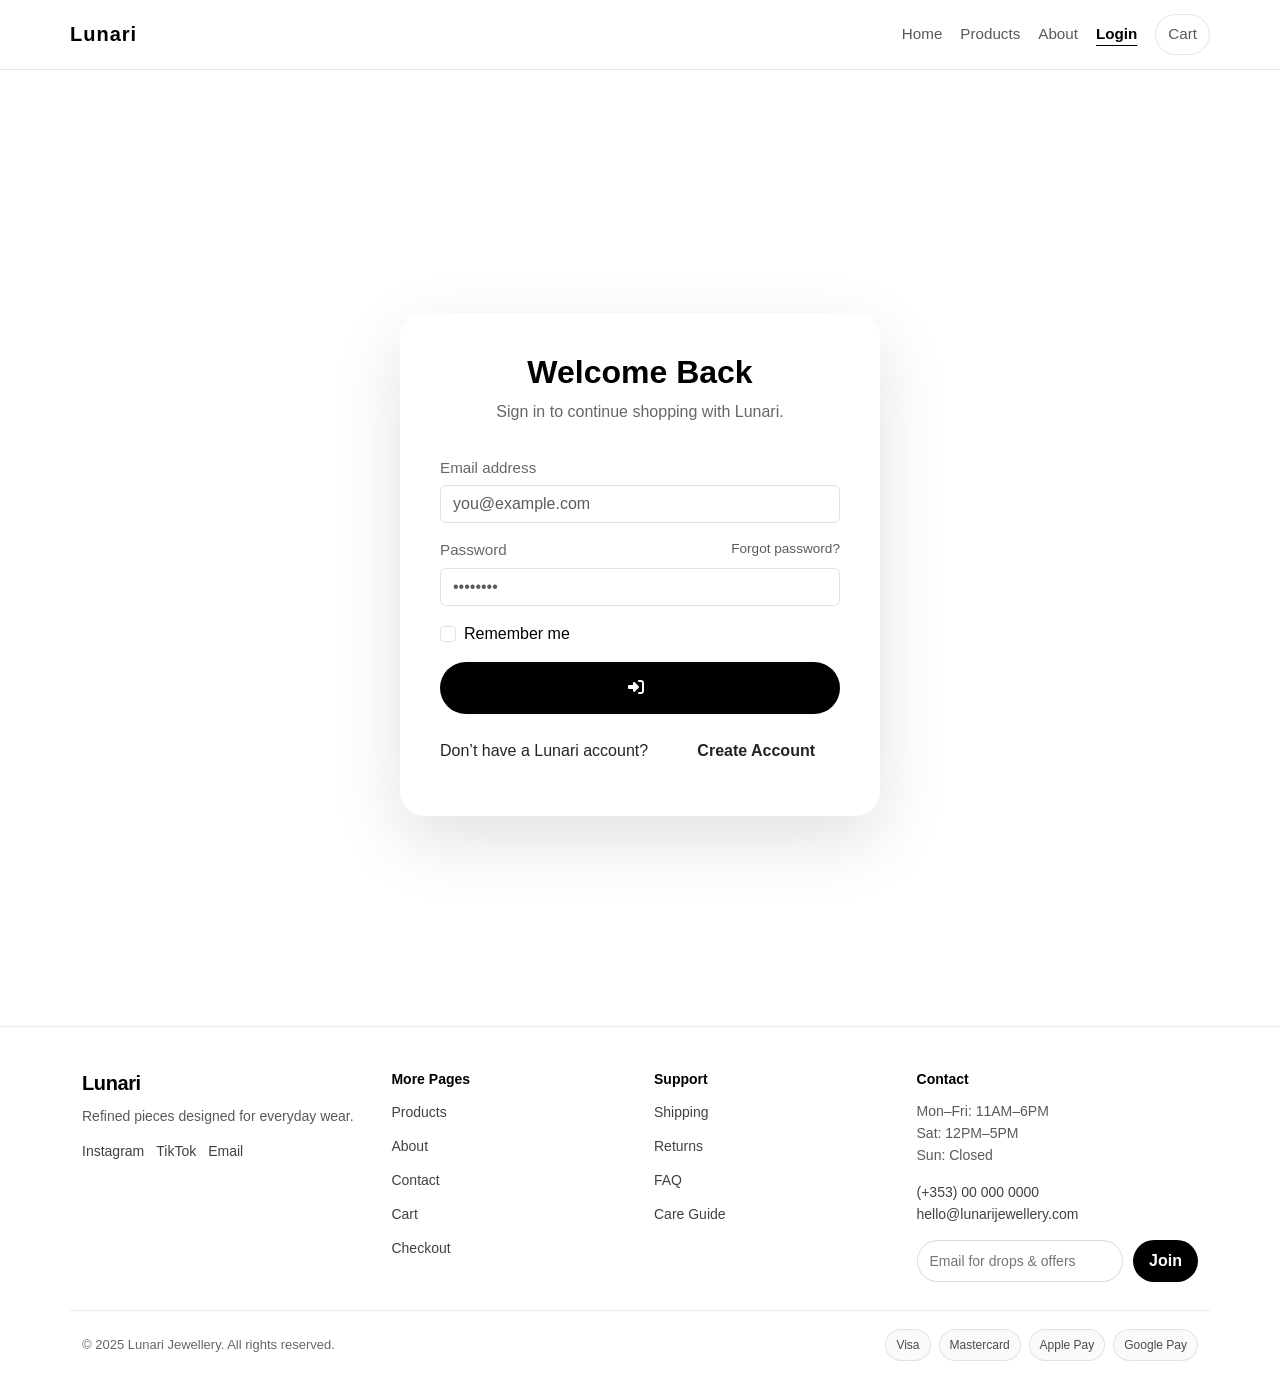
<file: login.html>
<!DOCTYPE html>
<html lang="en">
<head>
    <meta charset="UTF-8">
    <meta name="viewport" content="width=device-width, initial-scale=1.0">
    <title>Login | Lunari</title>
    <link rel="icon" type="image/png" href="images/Lunari-logo.png">
    <link href="https://cdn.jsdelivr.net/npm/bootstrap@5.3.2/dist/css/bootstrap.min.css" rel="stylesheet">
    <link href="https://cdnjs.cloudflare.com/ajax/libs/font-awesome/6.4.0/css/all.min.css" rel="stylesheet">
    <link rel="stylesheet" href="css/styles.css">

</head>

    <!-- HEADER / NAV -->

<body>
    <header class="site-header">
  <div class="container header-inner">
    <a class="brand" href="index.html">Lunari</a>
    <nav class="nav">
      <a href="index.html">Home</a>
      <a href="products.html">Products</a>
      <a href="about.html">About</a>
      <a class="active" href="login.html">Login</a>
      <a class="cart-pill" href="cart.html">Cart</a>
    </nav>
  </div>
</header>

    <!-- Main Content -->


    <!-- Login Content -->
    <section class="login-hero">
        <div class="login-card">
            
            <h1 class="login-title">Welcome Back</h1>
            <p class="login-subtitle">Sign in to continue shopping with Lunari.</p>

            <!-- Static login form for prototype -->
             <form onsubmit="handleFakeLogin(event)">
                <div class="mb-3">
                    <label for="email" class="form-label">Email address</label>
                    <input type="email" class="form-control" id="email" placeholder="you@example.com">
                </div>
                <div class="mb-3">
                    <label for="password" class="form-label d-flex justify-content-between">
                        <span>Password</span>
                    <a href="#" class="text-muted login-forgot-link">Forgot password?</a>

                    </label>
                    <input type="password" class="form-control" id="password" placeholder="••••••••">
                </div>
                <div class="form-check mb-3">
                    <input class="form-check-input" type="checkbox" id="rememberMe">
                    <label class="form-check-label" for="rememberMe">
                        Remember me
                    </label>
                </div>
                <button type="submit" class="btn-icebox w-100 mb-3">
                    <i class="fas fa-sign-in-alt me-2"></i>
                </button>

<div class="d-flex justify-content-between align-items-center gap-3">
    <span class="text-dark login-create-text">
        Don’t have a Lunari account?
    </span>
    <a href="signup.html"
       class="btn btn-outline-dark px-4 py-2 login-create-btn">
        Create Account
    </a>
</div>


            </form>
        </div>
    </section>

    
<!-- Site Footer -->
 <footer class="site-footer">
  <div class="container footer-grid">
    <div class="footer-col">
      <h3 class="footer-title">Lunari</h3>
      <p class="footer-text">
        Refined pieces designed for everyday wear.
      </p>
      <div class="footer-social">
        <a href="#" aria-label="Instagram" class="footer-social-link">Instagram</a>
        <a href="#" aria-label="TikTok" class="footer-social-link">TikTok</a>
        <a href="#" aria-label="Email" class="footer-social-link">Email</a>
      </div>
    </div>

    <!-- Links -->
    <div class="footer-col">
      <h4 class="footer-heading">More Pages</h4>
      <ul class="footer-links">
        <li><a href="products.html">Products</a></li>
        <li><a href="about.html">About</a></li>
        <li><a href="contact.html">Contact</a></li>
        <li><a href="cart.html">Cart</a></li>
        <li><a href="checkout.html">Checkout</a></li>
      </ul>
    </div>

    <!-- Support -->
    <div class="footer-col">
      <h4 class="footer-heading">Support</h4>
      <ul class="footer-links">
        <li><a href="shipping.html">Shipping</a></li>
        <li><a href="returns.html">Returns</a></li>
        <li><a href="faq.html">FAQ</a></li>
        <li><a href="care_guide.html">Care Guide</a></li>
      </ul>
    </div>

    <!-- Contact / newsletter -->
    <div class="footer-col">
      <h4 class="footer-heading">Contact</h4>
      <p class="footer-text">
        Mon–Fri: 11AM–6PM<br>
        Sat: 12PM–5PM<br>
        Sun: Closed
      </p>
      <p class="footer-text">
        <a class="footer-inline-link" href="tel:+353000000000">(+353) 00 000 0000</a><br>
        <a class="footer-inline-link" href="mailto:hello@lunarijewellery.com">hello@lunarijewellery.com</a>
      </p>

      <form class="footer-form" action="#" method="post">
        <input class="footer-input" type="email" name="email" placeholder="Email for drops & offers" required>
        <button class="footer-btn" type="submit">Join</button>
      </form>
    </div>
  </div>

  <div class="container footer-bottom">
    <p class="footer-copy">© 2025 Lunari Jewellery. All rights reserved.</p>
    <div class="footer-payments" aria-label="Accepted payments">
      <span class="pay-pill">Visa</span>
      <span class="pay-pill">Mastercard</span>
      <span class="pay-pill">Apple Pay</span>
      <span class="pay-pill">Google Pay</span>
    </div>
  </div>
</footer>
<script src="js/main.js"></script>

    
</body>
</html>
</file>
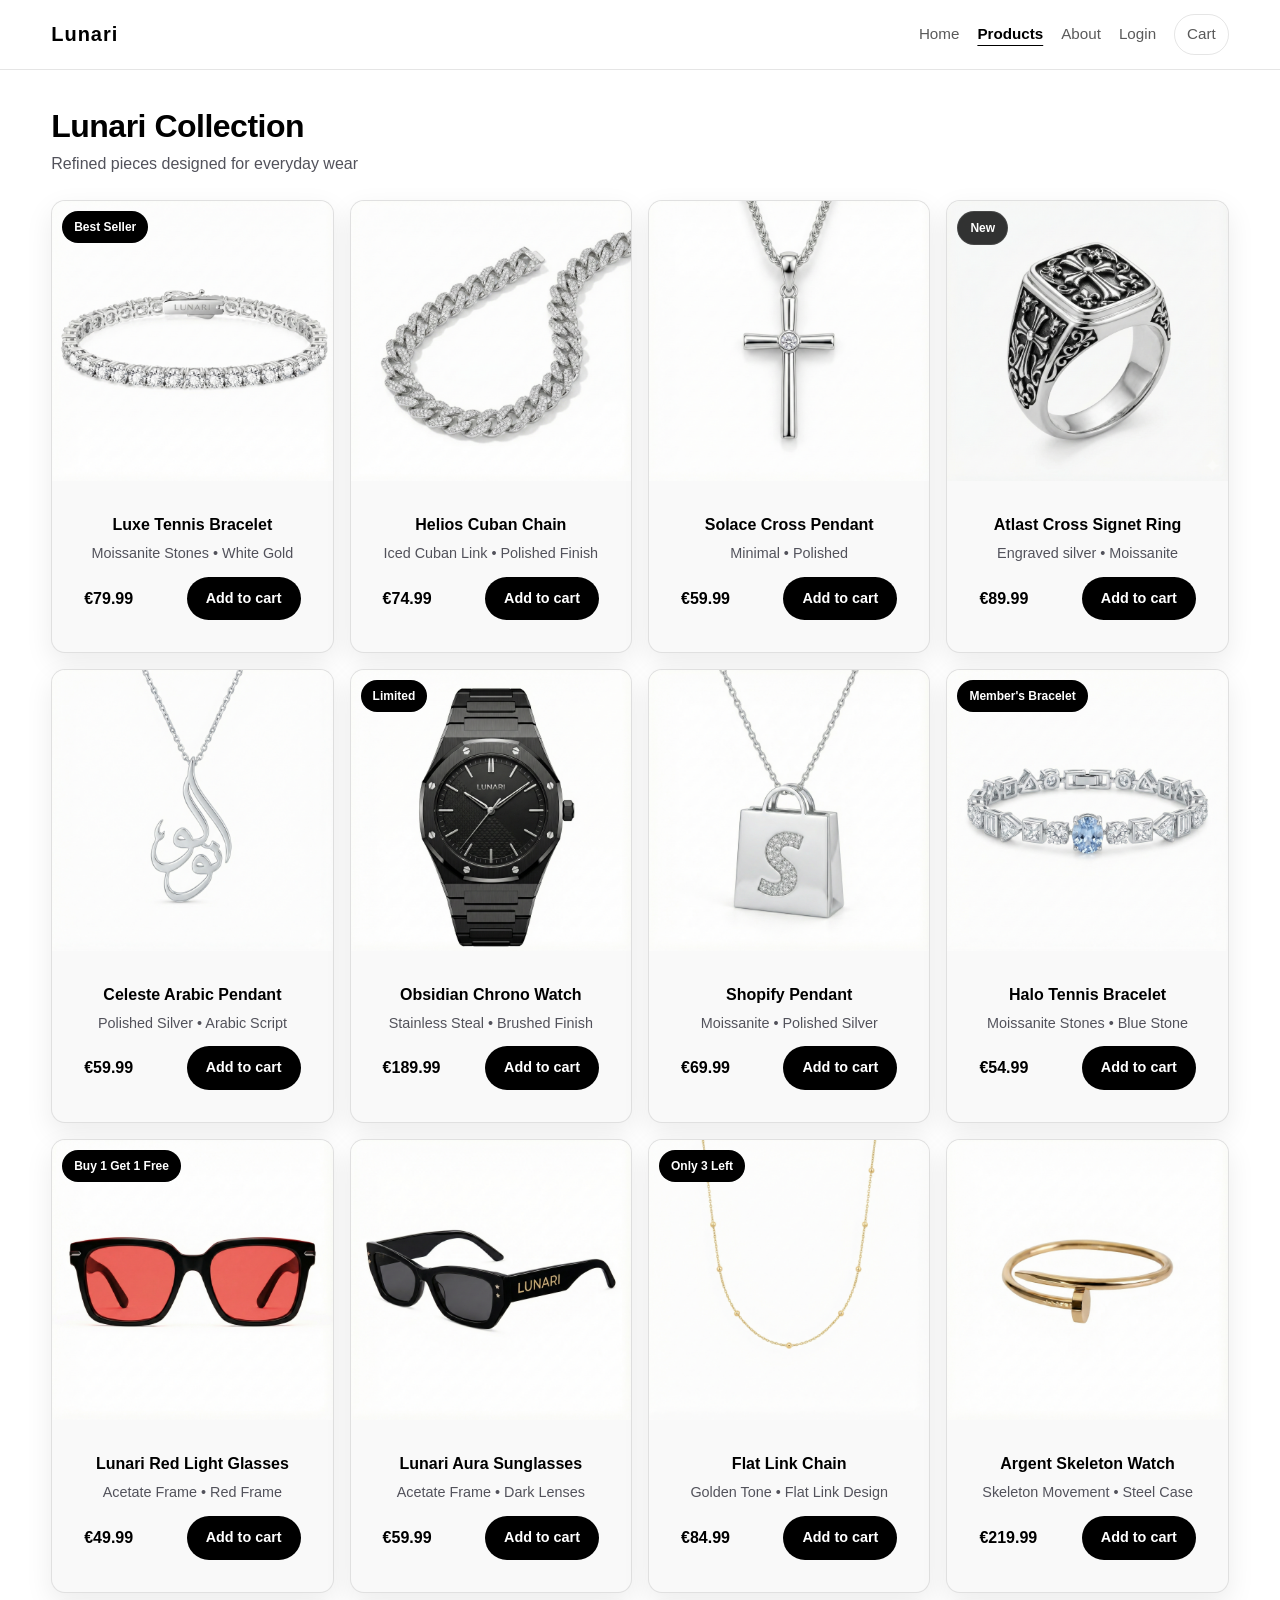
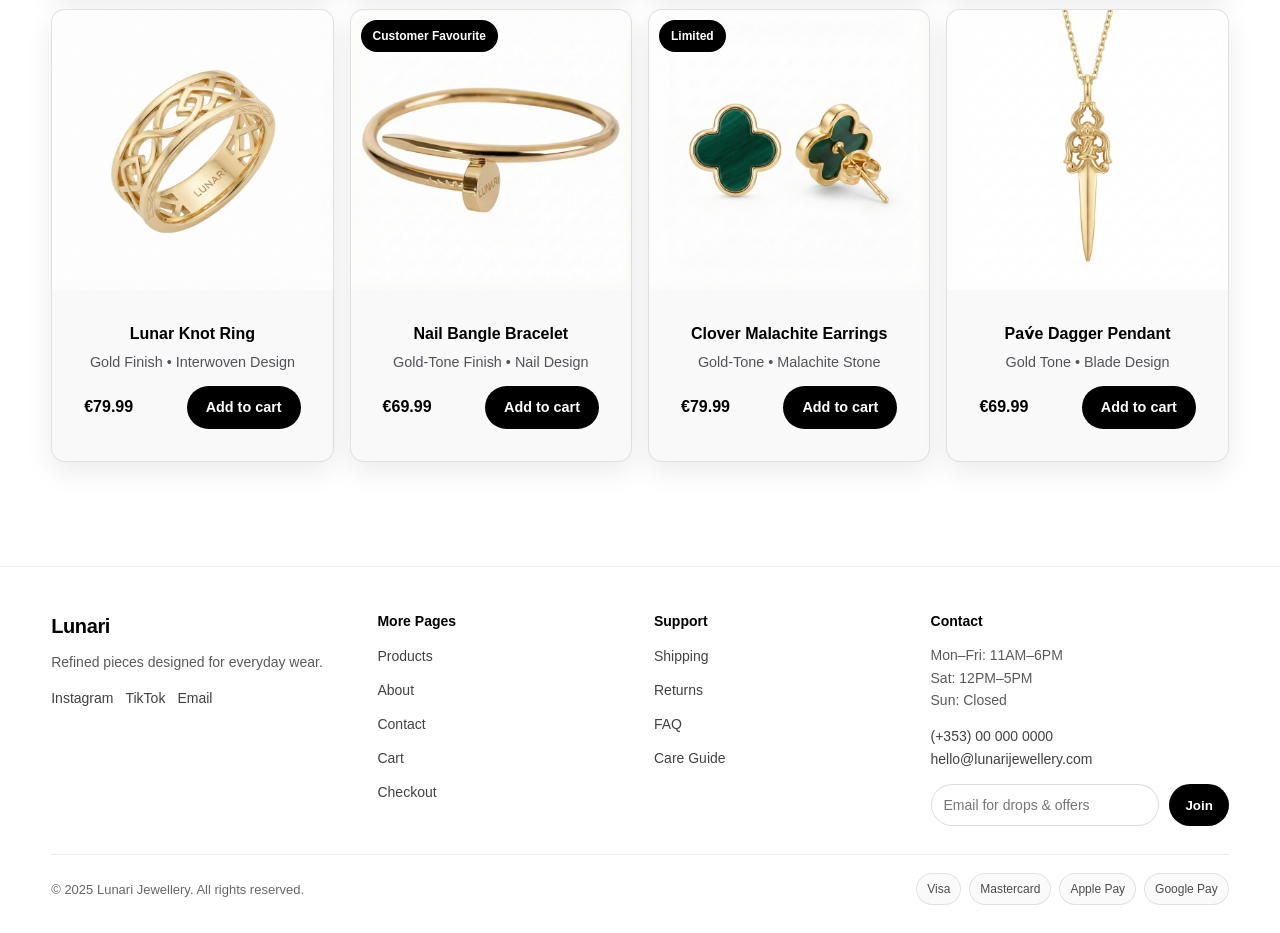
<file: products.html>
<!DOCTYPE html>
<html lang="en">
<head>
 <meta charset="UTF-8" />
 <meta name="viewport" content="width=device-width, initial-scale=1.0" />
 <title>Products | Lunari Jewellery</title>
 <link rel="stylesheet" href="css/styles.css" />
 <link rel="icon" type="image/png" href="images/Lunari-logo.png">

</head>


<body>
    <!-- HEADER / NAV -->


<header class="site-header">
 <div class="container header-inner">
   <a class="brand" href="index.html">Lunari</a>
   <nav class="nav">
     <a href="index.html">Home</a>
     <a class="active" href="products.html">Products</a>
     <a href="about.html">About</a>
     <a href="login.html">Login</a>
     <a class="cart-pill" href="cart.html">Cart</a>
   </nav>
 </div>
</header>

    <!-- Main Content -->


<main class="container page">


 <section class="page-head">
   <div>
     <h1 class="page-title">Lunari Collection</h1>
     <p class="page-subtitle">Refined pieces designed for everyday wear</p>
   </div>
 </section>


 <!-- PRODUCT GRID (ONE GRID) -->
 <section class="product-grid">


   <!-- ROW 1 -->
   <article class="product-card">
     <a class="product-media" href="products.html">
       <span class="badge">Best Seller</span>
       <img src="images/Lunari Moseinate bracelet.png">
     </a>
     <div class="product-body">
       <h3 class="product-title">Luxe Tennis Bracelet</h3>
       <p class="product-meta">Moissanite Stones • White Gold</p>
       <div class="product-row">
         <p class="price">€79.99</p>
         <a class="btn btn-primary" href="#" data-product-id="luxe-tennis-bracelet">Add to cart</a>
       </div>
     </div>
   </article>


   <article class="product-card">
     <a class="product-media" href="products.html">
       <img src="images/Lunari Cuban Link Chain.png" >
     </a>
     <div class="product-body">
       <h3 class="product-title">Helios Cuban Chain</h3>
       <p class="product-meta">Iced Cuban Link • Polished Finish</p>
       <div class="product-row">
         <p class="price">€74.99</p>
         <a class="btn btn-primary" href="#" data-product-id="helios-cuban-chain">Add to cart</a>
       </div>
     </div>
   </article>


   <article class="product-card">
     <a class="product-media" href="products.html">
       <img src="images/Lunari Cross Pendant.png" >
     </a>
     <div class="product-body">
       <h3 class="product-title">Solace Cross Pendant</h3>
       <p class="product-meta">Minimal • Polished</p>
       <div class="product-row">
         <p class="price">€59.99</p>
         <a class="btn btn-primary" href="#" data-product-id="solace-cross-pendant">Add to cart</a>
       </div>
     </div>
   </article>


   <article class="product-card">
     <a class="product-media" href="products.html">
       <span class="badge badge-dark">New</span>
       <img src="images/Lunari Signet Ring.png" >
     </a>
     <div class="product-body">
       <h3 class="product-title">Atlast Cross Signet Ring</h3>
       <p class="product-meta">Engraved silver • Moissanite</p>
       <div class="product-row">
         <p class="price">€89.99</p>
         <a class="btn btn-primary" href="#" data-product-id="atlast-signet-ring">Add to cart</a>
       </div>
     </div>
   </article>


   <!-- ROW 2 -->
   <article class="product-card">
     <a class="product-media" href="products.html">
       <img src="images/Lunari Noor Pendant.png" >
     </a>
     <div class="product-body">
       <h3 class="product-title">Celeste Arabic Pendant</h3>
       <p class="product-meta">Polished Silver • Arabic Script</p>
       <div class="product-row">
         <p class="price">€59.99</p>
         <a class="btn btn-primary" href="#" data-product-id="celeste-arabic-pendant">Add to cart</a>
       </div>
     </div>
   </article>


   <article class="product-card">
     <a class="product-media" href="products.html">
       <span class="badge">Limited</span>
       <img src="images/Lunari Timeless Watch.png" >
     </a>
     <div class="product-body">
       <h3 class="product-title">Obsidian Chrono Watch</h3>
       <p class="product-meta">Stainless Steal • Brushed Finish</p>
       <div class="product-row">
         <p class="price">€189.99</p>
         <a class="btn btn-primary" href="#" data-product-id="obsidian-chrono-watch">Add to cart</a>
       </div>
     </div>
   </article>


   <article class="product-card">
     <a class="product-media" href="products.html">
       <img src="images/Lunari Shopify Pendant.png" >
     </a>
     <div class="product-body">
       <h3 class="product-title">Shopify Pendant</h3>
       <p class="product-meta">Moissanite • Polished Silver</p>
       <div class="product-row">
         <p class="price">€69.99</p>
         <a class="btn btn-primary" href="#" data-product-id="shopify-pendant">Add to cart</a>
       </div>
     </div>
   </article>


   <article class="product-card">
     <a class="product-media" href="products.html">
       <span class="badge">Member's Bracelet</span>
       <img src="images/Lunari Mixed Cut Bracelet.png">
     </a>
     <div class="product-body">
       <h3 class="product-title">Halo Tennis Bracelet</h3>
       <p class="product-meta">Moissanite Stones • Blue Stone</p>
       <div class="product-row">
         <p class="price">€54.99</p>
         <a class="btn btn-primary" href="#" data-product-id="halo-tennis-bracelet">Add to cart</a>
       </div>
     </div>
   </article>


   <!-- ROW 3 -->
   <article class="product-card">
     <a class="product-media" href="products.html">
       <span class="badge">Buy 1 Get 1 Free</span>
       <img src="images/Lunari Red Light Glassesss.png" >
     </a>
     <div class="product-body">
       <h3 class="product-title">Lunari Red Light Glasses</h3>
       <p class="product-meta">Acetate Frame • Red Frame</p>
       <div class="product-row">
         <p class="price">€49.99</p>
         <a class="btn btn-primary" href="#" data-product-id="red-light-glasses">Add to cart</a>
       </div>
     </div>
   </article>


   <article class="product-card">
     <a class="product-media" href="products.html">
       <img src="images/Lunari Designer Branded Glasse.png" >
     </a>
     <div class="product-body">
       <h3 class="product-title">Lunari Aura Sunglasses</h3>
       <p class="product-meta">Acetate Frame • Dark Lenses</p>
       <div class="product-row">
         <p class="price">€59.99</p>
         <a class="btn btn-primary" href="#" data-product-id="aura-sunglasses">Add to cart</a>
       </div>
     </div>
   </article>


   <article class="product-card">
     <a class="product-media" href="products.html">
       <span class="badge">Only 3 Left</span>
       <img src="images/Lunari Women's Necklace Gold.png" >
     </a>
     <div class="product-body">
       <h3 class="product-title">Flat Link Chain</h3>
       <p class="product-meta">Golden Tone • Flat Link Design </p>
       <div class="product-row">
         <p class="price">€84.99</p>
         <a class="btn btn-primary" href="#" data-product-id="flat-link-chain">Add to cart</a>
       </div>
     </div>
   </article>


   <article class="product-card">
     <a class="product-media" href="products.html">
       <img src="images/Lunara Skeleton Watch.png">
     </a>
     <div class="product-body">
       <h3 class="product-title">Argent Skeleton Watch</h3>
       <p class="product-meta">Skeleton Movement • Steel Case</p>
       <div class="product-row">
         <p class="price">€219.99</p>
         <a class="btn btn-primary" href="#" data-product-id="argent-skeleton-watch">Add to cart</a>
       </div>
     </div>
   </article>


   <!-- ROW 4 -->
   <article class="product-card">
     <a class="product-media" href="products.html">
       <img src="images/Lunari Interwoven Band Ring.png" >
     </a>
     <div class="product-body">
       <h3 class="product-title">Lunar Knot Ring</h3>
       <p class="product-meta">Gold Finish • Interwoven Design </p>
       <div class="product-row">
         <p class="price">€79.99</p>
         <a class="btn btn-primary" href="#" data-product-id="lunar-knot-ring">Add to cart</a>
       </div>
     </div>
   </article>


   <article class="product-card">
     <a class="product-media" href="products.html">
       <span class="badge">Customer Favourite</span>
       <img src="images/Lunari Women Nail Bracelet Branded.png" >
     </a>
     <div class="product-body">
       <h3 class="product-title">Nail Bangle Bracelet</h3>
       <p class="product-meta">Gold-Tone Finish • Nail Design </p>
       <div class="product-row">
         <p class="price">€69.99</p>
         <a class="btn btn-primary" href="#" data-product-id="nail-bangle">Add to cart</a>
       </div>
     </div>
   </article>


   <article class="product-card">
     <a class="product-media" href="products.html">
       <span class="badge">Limited</span>
       <img src="images/Lunara Malachite Earrings.png">
     </a>
     <div class="product-body">
       <h3 class="product-title">Clover Malachite Earrings</h3>
       <p class="product-meta">Gold-Tone • Malachite Stone</p>
       <div class="product-row">
         <p class="price">€79.99</p>
         <a class="btn btn-primary" href="#" data-product-id="clover-malachite-earrings">Add to cart</a>
       </div>
     </div>
   </article>


   <article class="product-card">
     <a class="product-media" href="products.html">
       <img src="images/Lunari Women's Dagger Pendant.png" >
     </a>
     <div class="product-body">
       <h3 class="product-title">Pav́e Dagger Pendant</h3>
       <p class="product-meta">Gold Tone • Blade Design</p>
       <div class="product-row">
         <p class="price">€69.99</p>
         <a class="btn btn-primary" href="#" data-product-id="pave-dagger-pendant">Add to cart</a>
       </div>
     </div>
   </article>


 </section>
</main>


<footer class="site-footer">
 <div class="container footer-grid">
   <!-- Brand / about -->
   <div class="footer-col">
     <h3 class="footer-title">Lunari</h3>
     <p class="footer-text">
       Refined pieces designed for everyday wear.
     </p>
     <div class="footer-social">
       <a href="#" aria-label="Instagram" class="footer-social-link">Instagram</a>
       <a href="#" aria-label="TikTok" class="footer-social-link">TikTok</a>
       <a href="#" aria-label="Email" class="footer-social-link">Email</a>
     </div>
   </div>


   <!-- Links -->
   <div class="footer-col">
     <h4 class="footer-heading">More Pages</h4>
     <ul class="footer-links">
       <li><a href="products.html">Products</a></li>
       <li><a href="about.html">About</a></li>
       <li><a href="contact.html">Contact</a></li>
       <li><a href="cart.html">Cart</a></li>
       <li><a href="checkout.html">Checkout</a></li>
     </ul>
   </div>


   <!-- Support -->
   <div class="footer-col">
     <h4 class="footer-heading">Support</h4>
     <ul class="footer-links">
       <li><a href="shipping.html">Shipping</a></li>
       <li><a href="returns.html">Returns</a></li>
       <li><a href="faq.html">FAQ</a></li>
       <li><a href="care_guide.html">Care Guide</a></li>
     </ul>
   </div>


   <!-- Contact / newsletter -->
   <div class="footer-col">
     <h4 class="footer-heading">Contact</h4>
     <p class="footer-text">
       Mon–Fri: 11AM–6PM<br>
       Sat: 12PM–5PM<br>
       Sun: Closed
     </p>
     <p class="footer-text">
       <a class="footer-inline-link" href="tel:+353000000000">(+353) 00 000 0000</a><br>
       <a class="footer-inline-link" href="mailto:hello@lunarijewellery.com">hello@lunarijewellery.com</a>
     </p>


     <form class="footer-form" action="#" method="post">
       <input class="footer-input" type="email" name="email" placeholder="Email for drops & offers" required>
       <button class="footer-btn" type="submit">Join</button>
     </form>
   </div>
 </div>


 <div class="container footer-bottom">
   <p class="footer-copy">© 2025 Lunari Jewellery. All rights reserved.</p>
   <div class="footer-payments" aria-label="Accepted payments">
     <span class="pay-pill">Visa</span>
     <span class="pay-pill">Mastercard</span>
     <span class="pay-pill">Apple Pay</span>
     <span class="pay-pill">Google Pay</span>
   </div>
 </div>
</footer>

<script src="js/main.js"></script>


</body>
</html>
</file>
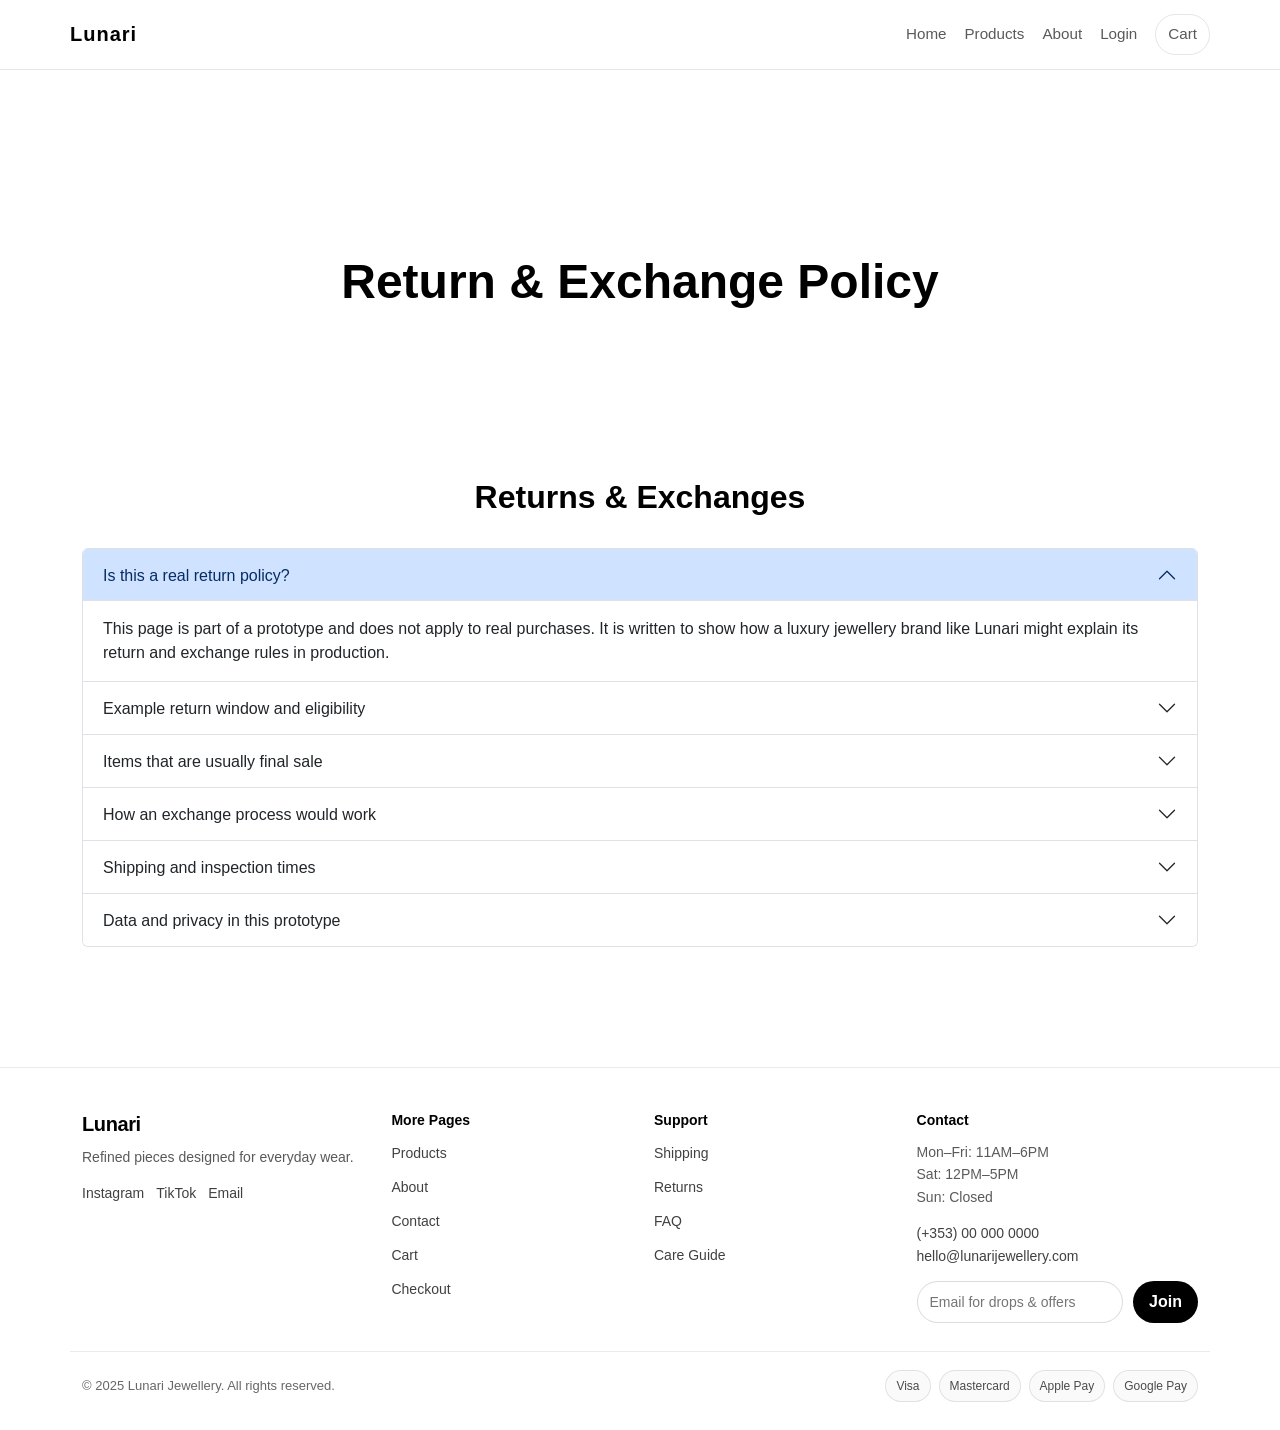
<file: returns.html>
<!DOCTYPE html>
<html lang="en">
<head>
  <meta charset="UTF-8">
  <meta name="viewport" content="width=device-width, initial-scale=1.0">
  <title>Return & Exchange Policy | Lunari</title>
  <link rel="icon" type="image/png" href="images/Lunari-logo.png">
  <link href="https://cdn.jsdelivr.net/npm/bootstrap@5.3.2/dist/css/bootstrap.min.css" rel="stylesheet">
  <link href="https://cdnjs.cloudflare.com/ajax/libs/font-awesome/6.4.0/css/all.min.css" rel="stylesheet">
  <link rel="stylesheet" href="css/styles.css">

</head>
<body>

      <!-- HEADER / NAV -->

  <header class="site-header">
  <div class="container header-inner">
    <a class="brand" href="index.html">Lunari</a>
    <nav class="nav">
      <a href="index.html">Home</a>
      <a href="products.html">Products</a>
      <a href="about.html">About</a>
      <a href="login.html">Login</a>
      <a class="cart-pill" href="cart.html">Cart</a>
    </nav>
  </div>
</header>

    <!-- Main Content -->

  <section class="hero-policy">
    <div class="container mt-5 pt-4">
      <h1>Return & Exchange Policy</h1>
    </div>
  </section>

  <section class="policy-section">
    <div class="container">
      <h2 class="policy-title">Returns & Exchanges</h2>

      <div class="accordion" id="returnsAccordion">

        <div class="accordion-item">
          <h2 class="accordion-header" id="r1">
            <button class="accordion-button" type="button" data-bs-toggle="collapse" data-bs-target="#c1">
              Is this a real return policy?
            </button>
          </h2>
          <div id="c1" class="accordion-collapse collapse show" data-bs-parent="#returnsAccordion">
            <div class="accordion-body">
              This page is part of a prototype and does not apply to real purchases. It is written to show how a luxury jewellery brand like Lunari might explain its return and exchange rules in production.
            </div>
          </div>
        </div>

        <div class="accordion-item">
          <h2 class="accordion-header" id="r2">
            <button class="accordion-button collapsed" type="button" data-bs-toggle="collapse" data-bs-target="#c2">
              Example return window and eligibility
            </button>
          </h2>
          <div id="c2" class="accordion-collapse collapse" data-bs-parent="#returnsAccordion">
            <div class="accordion-body">
              In a real store, Lunari could offer a 14‑day return period from the delivery date for most jewellery, as long as the item is unworn, undamaged, and returned with original box, paperwork, and tags attached.
            </div>
          </div>
        </div>

        <div class="accordion-item">
          <h2 class="accordion-header" id="r3">
            <button class="accordion-button collapsed" type="button" data-bs-toggle="collapse" data-bs-target="#c3">
              Items that are usually final sale
            </button>
          </h2>
          <div id="c3" class="accordion-collapse collapse" data-bs-parent="#returnsAccordion">
            <div class="accordion-body">
              Custom‑engraved pieces, resized rings, and one‑of‑a‑kind designs are typically non‑returnable. In this prototype they are mentioned to reflect common jewellery policies, but no real transactions occur here.
            </div>
          </div>
        </div>

        <div class="accordion-item">
          <h2 class="accordion-header" id="r4">
            <button class="accordion-button collapsed" type="button" data-bs-toggle="collapse" data-bs-target="#c4">
              How an exchange process would work
            </button>
          </h2>
          <div id="c4" class="accordion-collapse collapse" data-bs-parent="#returnsAccordion">
            <div class="accordion-body">
              A typical process would be: contact support with your order number, receive a return authorisation, send the piece back using an insured, trackable service, and wait for inspection before the exchange or store credit is confirmed.
            </div>
          </div>
        </div>

        <div class="accordion-item">
          <h2 class="accordion-header" id="r5">
            <button class="accordion-button collapsed" type="button" data-bs-toggle="collapse" data-bs-target="#c5">
              Shipping and inspection times
            </button>
          </h2>
          <div id="c5" class="accordion-collapse collapse" data-bs-parent="#returnsAccordion">
            <div class="accordion-body">
              For real high‑value jewellery, brands often require insured shipping and allow several business days for quality control checks. This prototype mirrors that language but does not accept or ship physical items.
            </div>
          </div>
        </div>

        <div class="accordion-item">
          <h2 class="accordion-header" id="r6">
            <button class="accordion-button collapsed" type="button" data-bs-toggle="collapse" data-bs-target="#c6">
              Data and privacy in this prototype
            </button>
          </h2>
          <div id="c6" class="accordion-collapse collapse" data-bs-parent="#returnsAccordion">
            <div class="accordion-body">
              Checkout, login and returns are simulated only. Any usernames or emails you enter are stored locally in your browser to support the demo experience and can be removed by clearing localStorage or your browsing data.
            </div>
          </div>
        </div>

      </div>
    </div>
  </section>

  <!-- Footer -->
   <footer class="site-footer">
  <div class="container footer-grid">
    <div class="footer-col">
      <h3 class="footer-title">Lunari</h3>
      <p class="footer-text">
        Refined pieces designed for everyday wear.
      </p>
      <div class="footer-social">
        <a href="#" aria-label="Instagram" class="footer-social-link">Instagram</a>
        <a href="#" aria-label="TikTok" class="footer-social-link">TikTok</a>
        <a href="#" aria-label="Email" class="footer-social-link">Email</a>
      </div>
    </div>

    <!-- Links -->
    <div class="footer-col">
      <h4 class="footer-heading">More Pages</h4>
      <ul class="footer-links">
        <li><a href="products.html">Products</a></li>
        <li><a href="about.html">About</a></li>
        <li><a href="contact.html">Contact</a></li>
        <li><a href="cart.html">Cart</a></li>
        <li><a href="checkout.html">Checkout</a></li>
      </ul>
    </div>

    <!-- Support -->
    <div class="footer-col">
      <h4 class="footer-heading">Support</h4>
      <ul class="footer-links">
        <li><a href="shipping.html">Shipping</a></li>
        <li><a href="returns.html">Returns</a></li>
        <li><a href="faq.html">FAQ</a></li>
        <li><a href="care_guide.html">Care Guide</a></li>
      </ul>
    </div>

    <!-- Contact / newsletter -->
    <div class="footer-col">
      <h4 class="footer-heading">Contact</h4>
      <p class="footer-text">
        Mon–Fri: 11AM–6PM<br>
        Sat: 12PM–5PM<br>
        Sun: Closed
      </p>
      <p class="footer-text">
        <a class="footer-inline-link" href="tel:+353000000000">(+353) 00 000 0000</a><br>
        <a class="footer-inline-link" href="mailto:hello@lunarijewellery.com">hello@lunarijewellery.com</a>
      </p>

      <form class="footer-form" action="#" method="post">
        <input class="footer-input" type="email" name="email" placeholder="Email for drops & offers" required>
        <button class="footer-btn" type="submit">Join</button>
      </form>
    </div>
  </div>

  <div class="container footer-bottom">
    <p class="footer-copy">© 2025 Lunari Jewellery. All rights reserved.</p>
    <div class="footer-payments" aria-label="Accepted payments">
      <span class="pay-pill">Visa</span>
      <span class="pay-pill">Mastercard</span>
      <span class="pay-pill">Apple Pay</span>
      <span class="pay-pill">Google Pay</span>
    </div>
  </div>
</footer>



 <script src="https://cdn.jsdelivr.net/npm/bootstrap@5.3.2/dist/js/bootstrap.bundle.min.js"></script>

  <script src="js/main.js"></script>

</body>
</html>
</file>
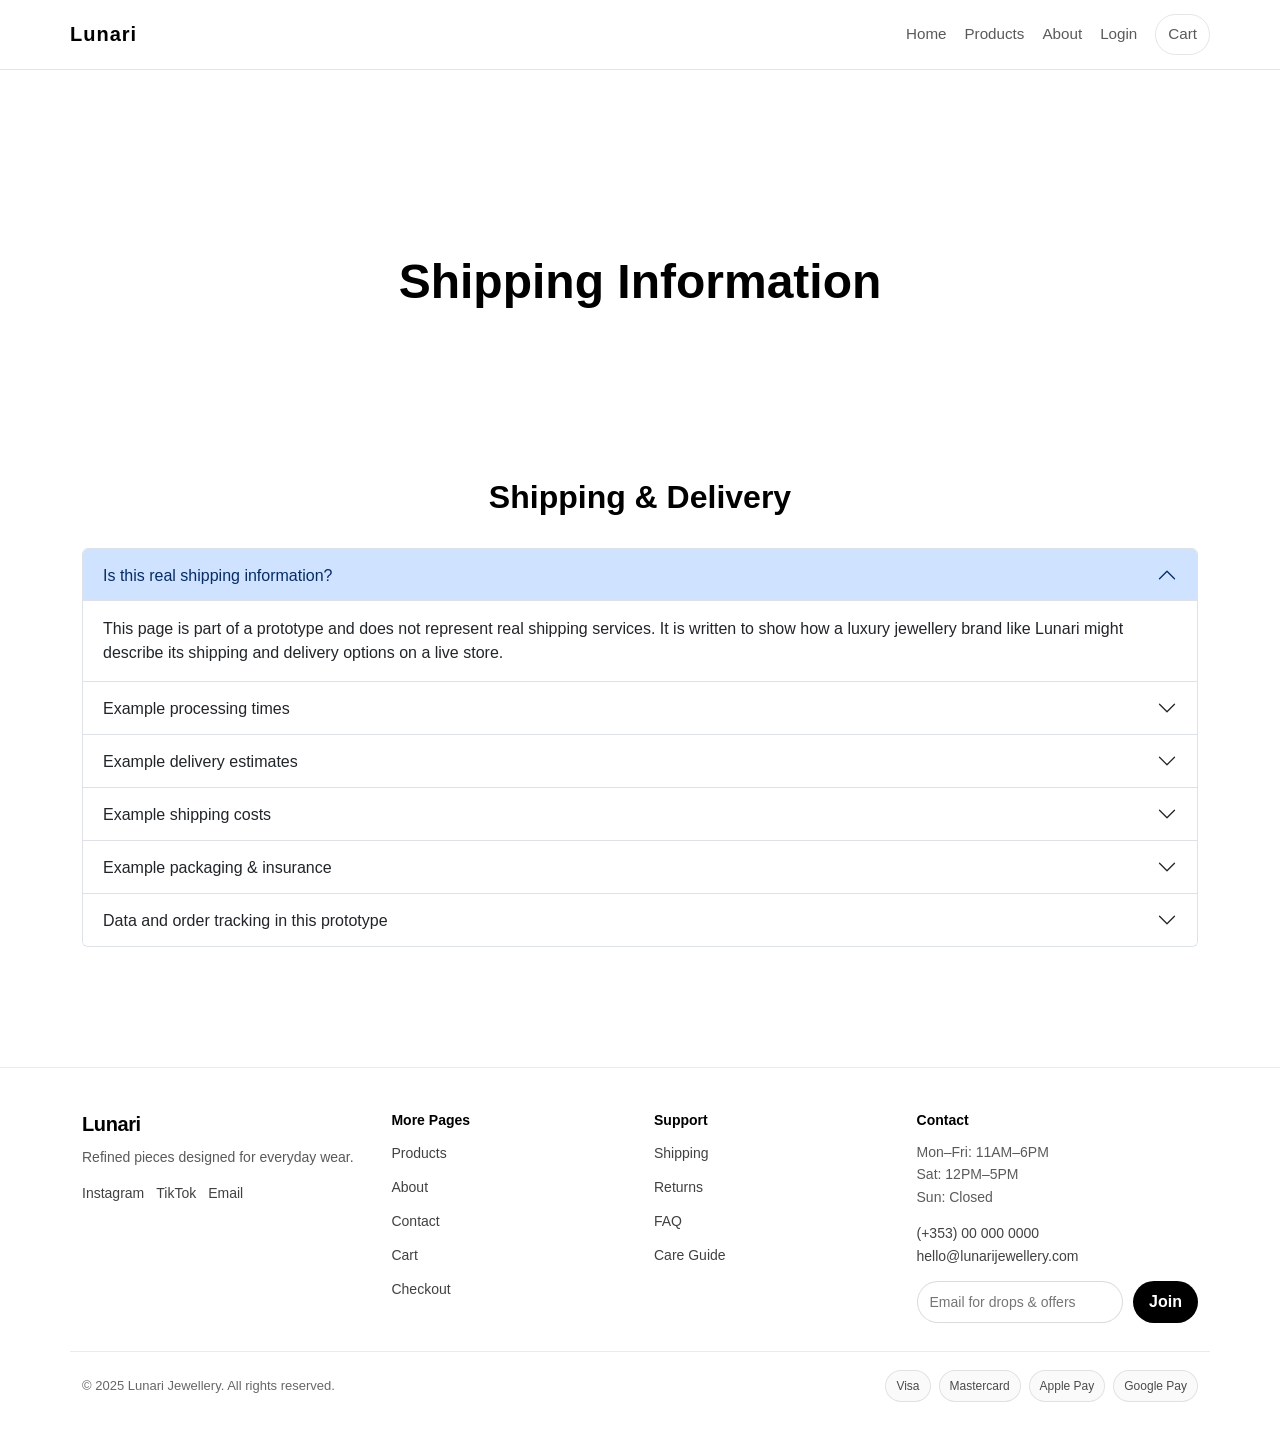
<file: shipping.html>
<!DOCTYPE html>
<html lang="en">
<head>
  <meta charset="UTF-8">
  <meta name="viewport" content="width=device-width, initial-scale=1.0">
  <title>Shipping Information | Lunari</title>
  <link rel="icon" type="image/png" href="images/Lunari-logo.png">
  <link href="https://cdn.jsdelivr.net/npm/bootstrap@5.3.2/dist/css/bootstrap.min.css" rel="stylesheet">
  <link href="https://cdnjs.cloudflare.com/ajax/libs/font-awesome/6.4.0/css/all.min.css" rel="stylesheet">
  <link rel="stylesheet" href="css/styles.css">
</head>
<body>

  <!-- Navigation -->
  <header class="site-header">
  <div class="container header-inner">
    <a class="brand" href="index.html">Lunari</a>
    <nav class="nav">
      <a href="index.html">Home</a>
      <a href="products.html">Products</a>
      <a href="about.html">About</a>
      <a href="login.html">Login</a>
      <a class="cart-pill" href="cart.html">Cart</a>
    </nav>
  </div>
</header>


    <!-- Main Content -->

  <section class="hero-faq">
    <div class="container mt-5 pt-4">
      <h1>Shipping Information</h1>
    </div>
  </section>

  <section class="faq-section">
    <div class="container">
      <h2 class="faq-title">Shipping & Delivery</h2>

      <div class="accordion" id="shippingAccordion">

        <div class="accordion-item">
          <h2 class="accordion-header" id="s1">
            <button class="accordion-button" type="button" data-bs-toggle="collapse" data-bs-target="#ship1">
              Is this real shipping information?
            </button>
          </h2>
          <div id="ship1" class="accordion-collapse collapse show" data-bs-parent="#shippingAccordion">
            <div class="accordion-body">
              This page is part of a prototype and does not represent real shipping services. It is written to show how a luxury jewellery brand like Lunari might describe its shipping and delivery options on a live store.
            </div>
          </div>
        </div>

        <div class="accordion-item">
          <h2 class="accordion-header" id="s2">
            <button class="accordion-button collapsed" type="button" data-bs-toggle="collapse" data-bs-target="#ship2">
              Example processing times
            </button>
          </h2>
          <div id="ship2" class="accordion-collapse collapse" data-bs-parent="#shippingAccordion">
            <div class="accordion-body">
              In a real store, Lunari could process orders within 1–2 business days. During busy periods or for made‑to‑order pieces, processing might take longer before the jewellery ships from the studio or warehouse.
            </div>
          </div>
        </div>

        <div class="accordion-item">
          <h2 class="accordion-header" id="s3">
            <button class="accordion-button collapsed" type="button" data-bs-toggle="collapse" data-bs-target="#ship3">
              Example delivery estimates
            </button>
          </h2>
          <div id="ship3" class="accordion-collapse collapse" data-bs-parent="#shippingAccordion">
            <div class="accordion-body">
              A typical brand might offer standard tracked shipping of 3–5 business days within the same region, and 7–14 business days for international destinations, depending on the carrier and location.
            </div>
          </div>
        </div>

        <div class="accordion-item">
          <h2 class="accordion-header" id="s4">
            <button class="accordion-button collapsed" type="button" data-bs-toggle="collapse" data-bs-target="#ship4">
              Example shipping costs
            </button>
          </h2>
          <div id="ship4" class="accordion-collapse collapse" data-bs-parent="#shippingAccordion">
            <div class="accordion-body">
              For this prototype, all prices are for display only. A real Lunari store could offer free standard shipping above a certain order value and a paid express option, with costs varying by destination and service level.
            </div>
          </div>
        </div>

        <div class="accordion-item">
          <h2 class="accordion-header" id="s5">
            <button class="accordion-button collapsed" type="button" data-bs-toggle="collapse" data-bs-target="#ship5">
              Example packaging & insurance
            </button>
          </h2>
          <div id="ship5" class="accordion-collapse collapse" data-bs-parent="#shippingAccordion">
            <div class="accordion-body">
              High‑value jewellery is usually shipped in discreet, protective packaging and may include insured, signature‑on‑delivery services. This prototype mentions these options for realism but does not ship physical items.
            </div>
          </div>
        </div>

        <div class="accordion-item">
          <h2 class="accordion-header" id="s6">
            <button class="accordion-button collapsed" type="button" data-bs-toggle="collapse" data-bs-target="#ship6">
              Data and order tracking in this prototype
            </button>
          </h2>
          <div id="ship6" class="accordion-collapse collapse" data-bs-parent="#shippingAccordion">
            <div class="accordion-body">
              Orders and tracking are simulated only. Any cart contents or sample details you enter are stored locally in your browser using localStorage to support the demo experience and can be cleared at any time.
            </div>
          </div>
        </div>

      </div>
    </div>
  </section>

  <!-- Footer -->
 <footer class="site-footer">
  <div class="container footer-grid">
    <div class="footer-col">
      <h3 class="footer-title">Lunari</h3>
      <p class="footer-text">
        Refined pieces designed for everyday wear.
      </p>
      <div class="footer-social">
        <a href="#" aria-label="Instagram" class="footer-social-link">Instagram</a>
        <a href="#" aria-label="TikTok" class="footer-social-link">TikTok</a>
        <a href="#" aria-label="Email" class="footer-social-link">Email</a>
      </div>
    </div>

    <!-- Links -->
    <div class="footer-col">
      <h4 class="footer-heading">More Pages</h4>
      <ul class="footer-links">
        <li><a href="products.html">Products</a></li>
        <li><a href="about.html">About</a></li>
        <li><a href="contact.html">Contact</a></li>
        <li><a href="cart.html">Cart</a></li>
        <li><a href="checkout.html">Checkout</a></li>
      </ul>
    </div>

    <!-- Support -->
    <div class="footer-col">
      <h4 class="footer-heading">Support</h4>
      <ul class="footer-links">
        <li><a href="shipping.html">Shipping</a></li>
        <li><a href="returns.html">Returns</a></li>
        <li><a href="faq.html">FAQ</a></li>
        <li><a href="care_guide.html">Care Guide</a></li>
      </ul>
    </div>

    <!-- Contact / newsletter -->
    <div class="footer-col">
      <h4 class="footer-heading">Contact</h4>
      <p class="footer-text">
        Mon–Fri: 11AM–6PM<br>
        Sat: 12PM–5PM<br>
        Sun: Closed
      </p>
      <p class="footer-text">
        <a class="footer-inline-link" href="tel:+353000000000">(+353) 00 000 0000</a><br>
        <a class="footer-inline-link" href="mailto:hello@lunarijewellery.com">hello@lunarijewellery.com</a>
      </p>

      <form class="footer-form" action="#" method="post">
        <input class="footer-input" type="email" name="email" placeholder="Email for drops & offers" required>
        <button class="footer-btn" type="submit">Join</button>
      </form>
    </div>
  </div>

  <div class="container footer-bottom">
    <p class="footer-copy">© 2025 Lunari Jewellery. All rights reserved.</p>
    <div class="footer-payments" aria-label="Accepted payments">
      <span class="pay-pill">Visa</span>
      <span class="pay-pill">Mastercard</span>
      <span class="pay-pill">Apple Pay</span>
      <span class="pay-pill">Google Pay</span>
    </div>
  </div>
</footer>

 

  <!-- Scripts -->
  <script src="https://cdn.jsdelivr.net/npm/bootstrap@5.3.2/dist/js/bootstrap.bundle.min.js"></script>
  <script src="js/main.js"></script>
</body>
</html>
</file>
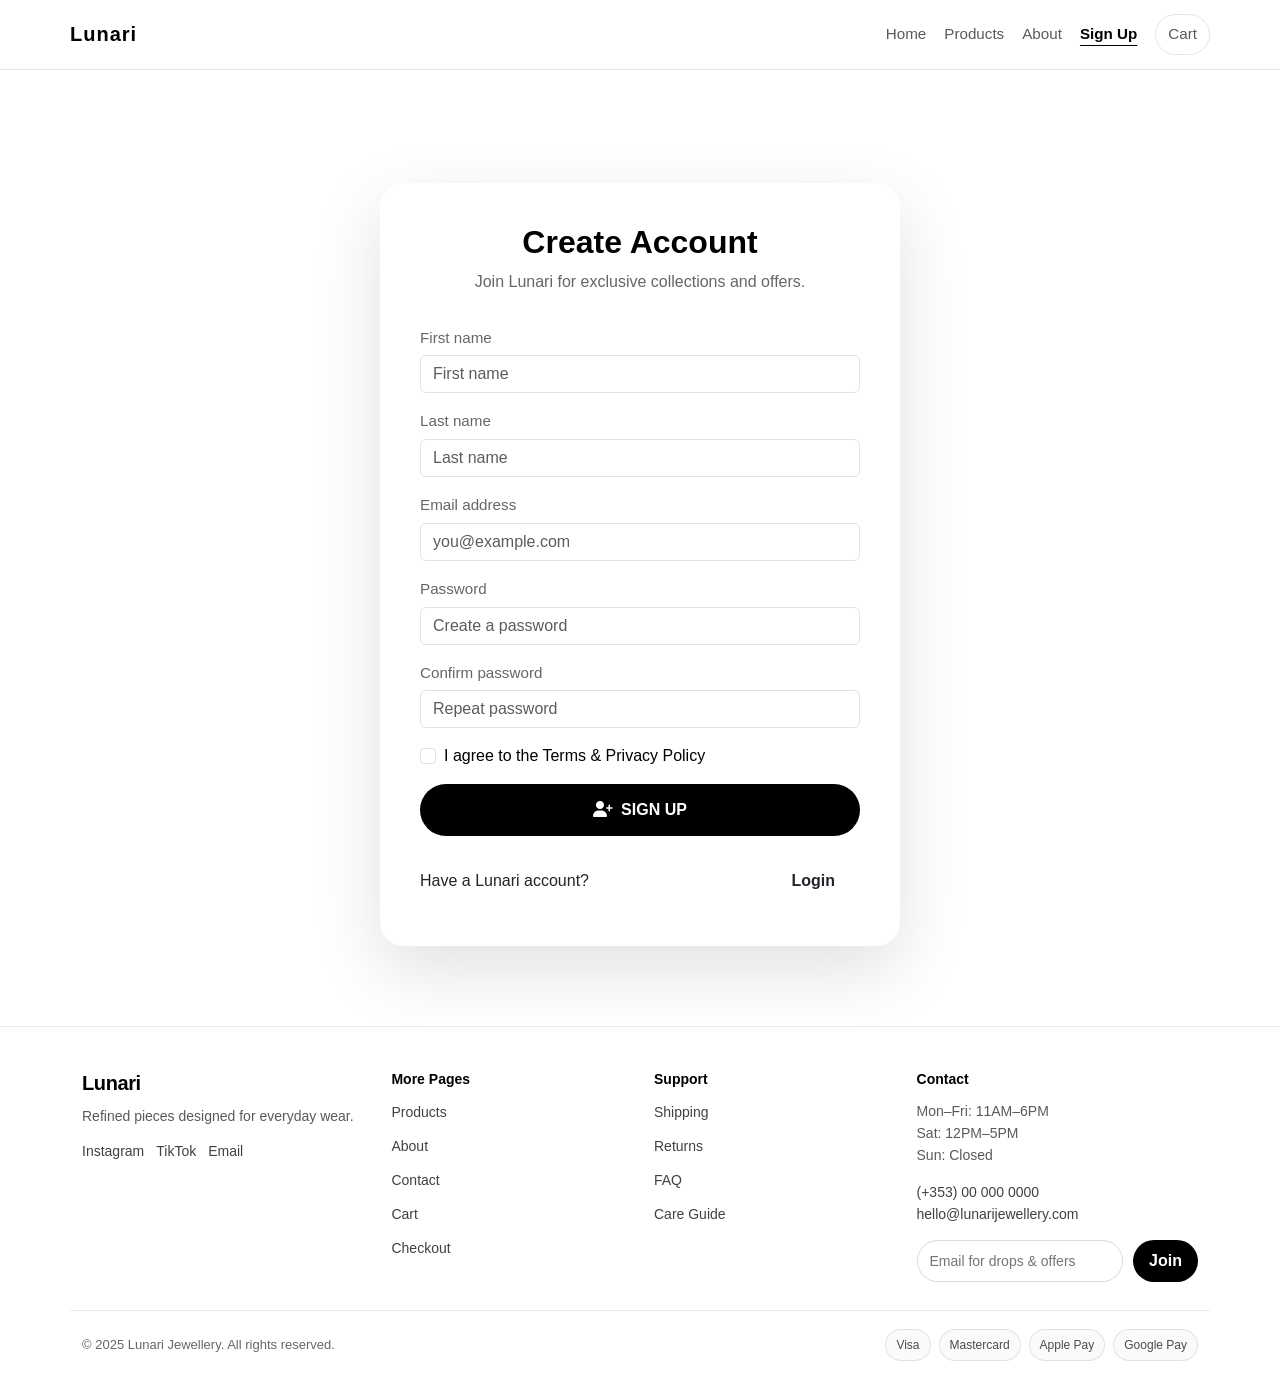
<file: signup.html>
<!DOCTYPE html>
<html lang="en">
<head>
    <meta charset="UTF-8">
    <meta name="viewport" content="width=device-width, initial-scale=1.0">
    <title>Sign Up | Lunari</title>
    <link rel="icon" type="image/png" href="images/Lunari-logo.png">
    <link href="https://cdn.jsdelivr.net/npm/bootstrap@5.3.2/dist/css/bootstrap.min.css" rel="stylesheet">
    <link href="https://cdnjs.cloudflare.com/ajax/libs/font-awesome/6.4.0/css/all.min.css" rel="stylesheet">
    <link rel="stylesheet" href="css/styles.css">

    
</head>
<body>
    <!-- Navigation -->
    <header class="site-header">
  <div class="container header-inner">
    <a class="brand" href="index.html">Lunari</a>
    <nav class="nav">
      <a href="index.html">Home</a>
      <a href="products.html">Products</a>
      <a href="about.html">About</a>
      <a class="active" href="signup.html">Sign Up</a>
      <a class="cart-pill" href="cart.html">Cart</a>
    </nav>
  </div>
</header>


    <!-- Main Content -->

    <section class="signup-hero">
        <div class="signup-card">
            <h1 class="signup-title">Create Account</h1>
            <p class="signup-subtitle">Join Lunari for exclusive collections and offers.</p>

            <!-- Static signup form for prototype -->
            <form onsubmit="event.preventDefault(); alert('Signup prototype only.');">
                <div class="mb-3">
                    <label for="firstName" class="form-label">First name</label>
                    <input type="text" class="form-control" id="firstName" placeholder="First name">
                </div>
                <div class="mb-3">
                    <label for="lastName" class="form-label">Last name</label>
                    <input type="text" class="form-control" id="lastName" placeholder="Last name">
                </div>
                <div class="mb-3">
                    <label for="email" class="form-label">Email address</label>
                    <input type="email" class="form-control" id="email" placeholder="you@example.com">
                </div>
                <div class="mb-3">
                    <label for="password" class="form-label">Password</label>
                    <input type="password" class="form-control" id="password" placeholder="Create a password">
                </div>
                <div class="mb-3">
                    <label for="confirmPassword" class="form-label">Confirm password</label>
                    <input type="password" class="form-control" id="confirmPassword" placeholder="Repeat password">
                </div>
                <div class="form-check mb-3">
    <input class="form-check-input" type="checkbox" id="termsCheck">
    <label class="form-check-label" for="termsCheck">
        I agree to the
        <a href="#" data-bs-toggle="modal" data-bs-target="#termsModal">
            Terms & Privacy Policy
        </a>
    </label>
</div>

                <button type="submit" class="btn-icebox w-100 mb-4">
    <i class="fas fa-user-plus me-2"></i>Sign Up
</button>

   <div class="d-flex justify-content-between align-items-center gap-3">
    <span class="text-dark signup-login-text">
        Have a Lunari account?
    </span>
    <a href="login.html"
       class="btn btn-outline-dark px-4 py-2 signup-login-btn">
        Login
    </a>
</div>


            </form>
        </div>
    </section>


<div class="modal fade" id="termsModal" tabindex="-1">
  <div class="modal-dialog modal-lg">
    <div class="modal-content">
      <div class="modal-header">
        <h5 class="modal-title">Lunari Terms & Privacy Policy</h5>
        <button type="button" class="btn-close" data-bs-dismiss="modal"></button>
      </div>
      <div class="modal-body">
        <h6>Use of the Lunari website</h6>
        <p class="mb-3">
          This website is for demonstration purposes only. Any data you enter
          should be sample data and not real personal or payment information.
        </p>
        <h6>Account information</h6>
        <p class="mb-3">
          By creating an account, you confirm that the details you provide are accurate
          to the best of your knowledge for this demonstration.
        </p>
        <h6>Privacy</h6>
        <p class="mb-0">
          This website does not store or process real payments. Do not submit sensitive
          information; any data entered may be cleared at any time.
        </p>
      </div>
      <div class="modal-footer">
        <button type="button" class="btn btn-icebox" data-bs-dismiss="modal">
          I Understand
        </button>
      </div>
    </div>
  </div>
</div>



<!-- Site Footer -->
 <footer class="site-footer">
  <div class="container footer-grid">
    <div class="footer-col">
      <h3 class="footer-title">Lunari</h3>
      <p class="footer-text">
        Refined pieces designed for everyday wear.
      </p>
      <div class="footer-social">
        <a href="#" aria-label="Instagram" class="footer-social-link">Instagram</a>
        <a href="#" aria-label="TikTok" class="footer-social-link">TikTok</a>
        <a href="#" aria-label="Email" class="footer-social-link">Email</a>
      </div>
    </div>

    <!-- Links -->
    <div class="footer-col">
      <h4 class="footer-heading">More Pages</h4>
      <ul class="footer-links">
        <li><a href="products.html">Products</a></li>
        <li><a href="about.html">About</a></li>
        <li><a href="contact.html">Contact</a></li>
        <li><a href="cart.html">Cart</a></li>
        <li><a href="checkout.html">Checkout</a></li>
      </ul>
    </div>

    <!-- Support -->
    <div class="footer-col">
      <h4 class="footer-heading">Support</h4>
      <ul class="footer-links">
        <li><a href="shipping.html">Shipping</a></li>
        <li><a href="returns.html">Returns</a></li>
        <li><a href="faq.html">FAQ</a></li>
        <li><a href="care_guide.html">Care Guide</a></li>
      </ul>
    </div>

    <!-- Contact / newsletter -->
    <div class="footer-col">
      <h4 class="footer-heading">Contact</h4>
      <p class="footer-text">
        Mon–Fri: 11AM–6PM<br>
        Sat: 12PM–5PM<br>
        Sun: Closed
      </p>
      <p class="footer-text">
        <a class="footer-inline-link" href="tel:+353000000000">(+353) 00 000 0000</a><br>
        <a class="footer-inline-link" href="mailto:hello@lunarijewellery.com">hello@lunarijewellery.com</a>
      </p>

      <form class="footer-form" action="#" method="post">
        <input class="footer-input" type="email" name="email" placeholder="Email for drops & offers" required>
        <button class="footer-btn" type="submit">Join</button>
      </form>
    </div>
  </div>

  <div class="container footer-bottom">
    <p class="footer-copy">© 2025 Lunari Jewellery. All rights reserved.</p>
    <div class="footer-payments" aria-label="Accepted payments">
      <span class="pay-pill">Visa</span>
      <span class="pay-pill">Mastercard</span>
      <span class="pay-pill">Apple Pay</span>
      <span class="pay-pill">Google Pay</span>
    </div>
  </div>
</footer>

<script src="js/main.js"></script>

</body>
</html>
</file>
<file: css/styles.css>
/* =========================
   Base reset & theme
   ========================= */

* {
  box-sizing: border-box;
}

html,
body {
  margin: 0;
  padding: 0;
}

img {
  max-width: 100%;
  display: block;
}

a {
  color: inherit;
  text-decoration: none;
}

/* Theme */
:root {
  --bg: #ffffff;
  --card: #f9f9f9;
  --card-2: #eeeeee;
  --text: #000000;
  --muted: #52525b;
  --border: rgba(0, 0, 0, 0.1);
  --accent: #000000;
  --accent-2: #333333;
  --radius: 14px;
  --shadow: 0 10px 28px rgba(0, 0, 0, 0.08);

  --gold: #ffd700;
  --ice-blue: #60c1eb;
  --dark: #1a1a1a;
  --icebox-black: #000000;
}

body {
  font-family: Arial, sans-serif;
  background: var(--bg);
  color: var(--text);
  line-height: 1.5;
}

.container {
  width: min(1180px, 92%);
  margin: 0 auto;
}

/* =========================
   Header / Navbar
   ========================= */

.site-header {
  position: sticky;
  top: 0;
  z-index: 50;
  background: rgba(255, 255, 255, 0.85);
  backdrop-filter: blur(10px);
  border-bottom: 1px solid var(--border);
}

.header-inner {
  display: flex;
  align-items: center;
  justify-content: space-between;
  padding: 14px 0;
}

.brand {
  font-weight: 800;
  letter-spacing: 1px;
  font-size: 20px;
}

.nav {
  display: flex;
  align-items: center;
  gap: 18px;
}

.nav a {
  color: rgba(0, 0, 0, 0.65);
  font-size: 0.95rem;
}

.nav a:hover {
  color: var(--text);
}

.nav a.active {
  color: var(--text);
  font-weight: 700;
  text-decoration: underline;
  text-underline-offset: 6px;
}

.cart-pill {
  padding: 8px 12px;
  border: 1px solid var(--border);
  border-radius: 999px;
}

/* Bootstrap nav variants reused everywhere */
.navbar-novari {
  background: rgba(255, 255, 255, 0.95);
  backdrop-filter: blur(20px);
}

.novari-logo {
  font-family: serif;
  letter-spacing: 3px;
}

.nav-icon {
  width: 20px;
  height: 20px;
  object-fit: contain;
}

/* =========================
   Page spacing + headings
   ========================= */

.page {
  padding: 32px 0 48px;
}

.page-head {
  display: flex;
  align-items: flex-end;
  justify-content: space-between;
  gap: 16px;
  flex-wrap: wrap;
  margin-bottom: 18px;
}

.page-title {
  margin: 0;
  font-size: 32px;
  letter-spacing: -0.5px;
}

.page-subtitle {
  margin: 2px 0 0;
  color: var(--muted);
  max-width: 62ch;
}

.select {
  color: var(--muted);
  margin-bottom: 22px;
  line-height: 1.5;
}

/* Controls */
.controls {
  display: flex;
  gap: 10px;
  align-items: center;
}

.search,
.search input {
  border: 1px solid var(--border);
  background: rgba(0, 0, 0, 0.03);
  color: var(--text);
  padding: 10px 14px;
  border-radius: 12px;
  outline: none;
}

.search {
  width: 240px;
}

/* =========================
   Buttons
   ========================= */

.btn {
  display: inline-flex;
  align-items: center;
  justify-content: center;
  padding: 10px 18px;
  border-radius: 30px;
  font-weight: 700;
  font-size: 0.9rem;
  cursor: pointer;
  border: 1px solid transparent;
  transition: transform 0.15s ease, opacity 0.15s ease;
}

.btn:hover {
  opacity: 0.85;
  transform: translateY(-1px);
}

.btn-primary {
  background: var(--text);
  color: #fff;
}

.btn-outline {
  background: transparent;
  border-color: var(--border);
  color: var(--text);
}

/* Shared black CTAs */
.btn-icebox {
  background: var(--icebox-black);
  color: white;
  padding: 14px 32px;
  font-size: 1rem;
  border-radius: 40px;
  font-weight: bold;
  transition: all 0.3s;
  text-transform: uppercase;
  border: none;
  text-decoration: none;
  display: inline-block;
}

.btn-icebox:hover {
  transform: scale(1.02);
  box-shadow: 0 10px 25px rgba(0, 0, 0, 0.3);
  color: white !important;
  background: #111 !important;
}


.price-icebox {
  color: #000000 !important;
  font-size: 2rem;
  font-weight: bold;
}

/* =========================
   Product grid / cards
   ========================= */

.product-grid {
  display: grid;
  grid-template-columns: repeat(4, 1fr);
  gap: 16px;
  margin-top: 24px;
}

@media (max-width: 1050px) {
  .product-grid {
    grid-template-columns: repeat(3, 1fr);
  }
}

@media (max-width: 580px) {
  .product-grid {
    grid-template-columns: 1fr;
  }
  .controls {
    width: 100%;
  }
  .search {
    width: 100%;
  }
}

.product-card {
  background: var(--card);
  border: 1px solid var(--border);
  border-radius: var(--radius);
  overflow: hidden;
  box-shadow: var(--shadow);
  transition: transform 0.15s ease, border-color 0.15s ease;
}

.product-card:hover {
  transform: translateY(-3px);
  border-color: rgba(0, 0, 0, 0.2);
}

.product-media {
  position: relative;
  display: block;
  aspect-ratio: 1 / 1;
  background: var(--card-2);
}

.product-media img {
  width: 100%;
  height: 100%;
  object-fit: cover;
}

.badge {
  position: absolute;
  top: 10px;
  left: 10px;
  padding: 7px 12px;
  border-radius: 30px;
  font-size: 12px;
  font-weight: 600;
  color: #fff;
  background: #000;
}

.badge-dark {
  background: rgba(0, 0, 0, 0.8);
  color: #fff;
  border: 1px solid rgba(255, 255, 255, 0.1);
}

.product-body {
  padding: 14px 14px 16px;
}

.product-title {
  margin: 0;
  font-size: 1rem;
  color: var(--accent);
  font-weight: 600;
}

.product-meta {
  margin: 6px 0 12px;
  color: var(--muted);
  font-size: 0.9rem;
}

.product-row {
  display: flex;
  align-items: center;
  justify-content: space-between;
  gap: 10px;
}

.price {
  margin: 0;
  font-weight: 800;
  font-size: 1rem;
}

/* =========================
   Generic forms
   ========================= */

.form {
  max-width: 520px;
  background: var(--card);
  padding: 30px;
  border-radius: var(--radius);
  border: 1px solid var(--border);
  box-shadow: var(--shadow);
}

.form-row {
  display: flex;
  flex-direction: column;
  margin-bottom: 15px;
}

.form-label {
  margin-bottom: 6px;
  font-size: 0.95rem;
  color: rgba(0, 0, 0, 0.6);
}

.form-input,
.form-textarea,
.form-select {
  padding: 10px 12px;
  border: 1px solid var(--border);
  border-radius: 8px;
  background: rgba(0, 0, 0, 0.02);
  outline: none;
}

.form-textarea {
  min-height: 120px;
  resize: vertical;
}

/* =========================
   Contact page
   ========================= */

.contact-page {
  max-width: 720px;
  margin: 0 auto;
  padding: 60px 0;
}

.page-header {
  text-align: center;
  margin-bottom: 40px;
}

.page-header .subtext {
  max-width: 520px;
  margin: 0 auto;
}

.contact-card {
  background: var(--card);
  border: 1px solid var(--border);
  border-radius: var(--radius);
  box-shadow: var(--shadow);
  padding: 32px;
}

.contact-card .btn {
  width: 100%;
  margin-top: 10px;
}

.contact-meta {
  margin-top: 24px;
  text-align: center;
  font-size: 0.95rem;
}

.contact-meta .muted {
  margin-top: 6px;
}

.contact-page {
  max-width: 900px;
  margin: 0 auto;
  padding: 60px 0;
  display: flex;
  flex-direction: column;
  align-items: center;
}

.contact-card {
  width: 100%;
  max-width: 640px;
  margin: 0 auto;
}

.form {
  max-width: 100%;
  margin: 0 auto;
}

/* =========================
   Generic footer + white bg
   ========================= */

.footer {
  text-align: center;
  padding: 50px;
  margin-top: 40px;
  border-top: 1px solid var(--border);
}


.footer-white-bg {
  background: #ffffff;
}

/* =========================
   About page (generic card layout)
   ========================= */

.about-page {
  max-width: 900px;
  margin: 0 auto;
  padding: 60px 0;
}

.about-hero {
  margin-bottom: 40px;
}

.about-hero .page-title {
  font-size: 2.8rem;
  font-weight: 700;
  margin-bottom: 14px;
  color: var(--text);
}

.about-hero .subtext {
  font-size: 1.05rem;
  color: var(--muted);
  max-width: 720px;
  line-height: 1.7;
}

.about-card {
  background: var(--card);
  border: 1px solid var(--border);
  border-radius: var(--radius);
  padding: 28px;
  box-shadow: var(--shadow);
  margin-bottom: 24px;
}

.about-card h2 {
  margin-bottom: 12px;
  font-size: 1.3rem;
  font-weight: 600;
  color: var(--text);
}

.about-card p {
  color: var(--muted);
  line-height: 1.7;
  font-size: 0.98rem;
}

.about-list {
  list-style: none;
  padding-left: 0;
  margin-top: 10px;
}

.about-list li {
  margin-bottom: 10px;
  color: var(--muted);
  font-size: 0.98rem;
}

.about-list strong {
  color: var(--text);
  font-weight: 600;
}

@media (max-width: 600px) {
  .about-hero .page-title {
    font-size: 2.2rem;
  }
  .about-page {
    padding: 40px 0;
  }
}

/* =========================
   Site footer (Lunari multi-column)
   ========================= */

.site-footer {
  margin-top: 56px;
  padding: 44px 0 28px;
  background: #fff;
  border-top: 1px solid rgba(0, 0, 0, 0.08);
}

.footer-grid {
  display: grid;
  grid-template-columns: 1.2fr 1fr 1fr 1.2fr;
  gap: 28px;
  align-items: start;
}

.footer-title {
  font-size: 20px;
  font-weight: 800;
  letter-spacing: -0.02em;
  margin: 0 0 10px;
}

.footer-heading {
  font-size: 14px;
  font-weight: 800;
  margin: 0 0 12px;
}

.footer-text {
  margin: 0 0 14px;
  font-size: 14px;
  line-height: 1.6;
  color: rgba(0, 0, 0, 0.65);
  max-width: 38ch;
}

.footer-links {
  list-style: none;
  padding: 0;
  margin: 0;
  display: grid;
  gap: 10px;
}

.footer-links a,
.footer-inline-link,
.footer-social-link {
  text-decoration: none;
  color: rgba(0, 0, 0, 0.75);
  font-size: 14px;
}

.footer-links a:hover,
.footer-inline-link:hover,
.footer-social-link:hover {
  color: #000;
}

.footer-social {
  display: flex;
  gap: 12px;
  flex-wrap: wrap;
}

.footer-form {
  display: flex;
  gap: 10px;
  margin-top: 8px;
}

.footer-input {
  flex: 1;
  height: 42px;
  padding: 0 12px;
  border-radius: 999px;
  border: 1px solid rgba(0, 0, 0, 0.14);
  outline: none;
  font-size: 14px;
}

.footer-input:focus {
  border-color: rgba(0, 0, 0, 0.28);
}

.footer-btn {
  height: 42px;
  padding: 0 16px;
  border: 0;
  border-radius: 999px;
  background: #000;
  color: #fff;
  font-weight: 800;
  cursor: pointer;
}

.footer-btn:hover {
  opacity: 0.92;
}

.footer-bottom {
  margin-top: 28px;
  padding-top: 18px;
  border-top: 1px solid rgba(0, 0, 0, 0.08);
  display: flex;
  align-items: center;
  justify-content: space-between;
  gap: 14px;
  flex-wrap: wrap;
}

.footer-copy {
  margin: 0;
  font-size: 13px;
  color: rgba(0, 0, 0, 0.6);
}

.footer-payments {
  display: flex;
  gap: 8px;
  flex-wrap: wrap;
  justify-content: flex-end;
}

.pay-pill {
  font-size: 12px;
  padding: 6px 10px;
  border-radius: 999px;
  border: 1px solid rgba(0, 0, 0, 0.1);
  color: rgba(0, 0, 0, 0.7);
  background: rgba(0, 0, 0, 0.02);
}

@media (max-width: 980px) {
  .footer-grid {
    grid-template-columns: 1fr 1fr;
  }
}

@media (max-width: 560px) {
  .footer-grid {
    grid-template-columns: 1fr;
  }
  .footer-form {
    flex-direction: column;
  }
  .footer-btn {
    width: 100%;
  }
}

/* =========================
   Checkout page
   ========================= */

.checkout-wrapper {
  display: flex;
  justify-content: center;
  padding: 60px 20px;
}

.checkout-card {
  width: 100%;
  max-width: 520px;
  background: #ffffff;
  border-radius: 18px;
  padding: 36px;
  box-shadow: 0 16px 40px rgba(0, 0, 0, 0.08);
}

.checkout-title {
  text-align: center;
  font-size: 32px;
  margin-bottom: 8px;
}

.checkout-note {
  text-align: center;
  color: #777;
  font-size: 14px;
  margin-bottom: 32px;
}

.checkout-card h3 {
  margin: 24px 0 12px;
  font-size: 18px;
}

.checkout-card label {
  display: block;
  font-size: 14px;
  margin-bottom: 6px;
  color: #444;
}

.checkout-card input {
  width: 100%;
  padding: 12px 14px;
  border-radius: 10px;
  border: 1px solid #ddd;
  margin-bottom: 16px;
  font-size: 14px;
}

.checkout-row {
  display: flex;
  gap: 12px;
}

.checkout-btn {
  width: 100%;
  margin-top: 20px;
  padding: 14px;
  border-radius: 999px;
  border: none;
  background: #000;
  color: #fff;
  font-size: 15px;
  cursor: pointer;
}

.checkout-btn:hover {
  opacity: 0.9;
}

/* =========================
   About page (hero + splits)
   ========================= */

.about-hero {
  height: 60vh;
  background-image: url("../images/about-hero.jpg");
  background-size: cover;
  background-position: center;
  position: relative;
  margin-bottom: 80px;
}

.about-hero-overlay {
  position: absolute;
  inset: 0;
  background: rgba(0, 0, 0, 0.35);
  display: flex;
  flex-direction: column;
  justify-content: center;
  align-items: center;
  text-align: center;
  color: #fff;
  padding: 20px;
}

.about-hero-overlay h1 {
  font-size: 3rem;
  margin-bottom: 12px;
  text-shadow: 3px 3px 10px rgba(0, 0, 0, 0.8);
  font-weight: 700;
}

.about-hero-overlay p {
  font-size: 1.1rem;
  opacity: 0.9;
  text-shadow: 3px 3px 10px rgba(0, 0, 0, 0.8);
  font-weight: 700;
}

.about-sections {
  display: flex;
  flex-direction: column;
  gap: 100px;
  margin-bottom: 120px;
}

.about-split {
  display: grid;
  grid-template-columns: 1fr 1fr;
  gap: 60px;
  align-items: center;
}

.about-split.reverse {
  direction: rtl;
}

.about-split.reverse > * {
  direction: ltr;
}

.about-image img {
  width: 100%;
  height: 520px;
  object-fit: cover;
  border-radius: 14px;
}

.about-text h2 {
  font-size: 2rem;
  margin-bottom: 16px;
}

.about-text p {
  color: #555;
  line-height: 1.7;
  margin-bottom: 14px;
  max-width: 520px;
}

@media (max-width: 900px) {
  .about-split {
    grid-template-columns: 1fr;
    gap: 40px;
  }
  .about-hero {
    height: 45vh;
  }
  .about-hero-overlay h1 {
    font-size: 2.2rem;
  }
}

/* =========================
   HOME / INDEX HERO & FEATURED
   ========================= */

.hero-icebox {
  height: 100vh;
  background: url('../images/background.png') center/cover no-repeat;
  display: flex;
  align-items: center;
  justify-content: center;
  text-align: center;
  color: white;
}

.hero-content h1 {
  font-size: 5rem;
  font-weight: 700;
  text-shadow: 3px 3px 10px rgba(0, 0, 0, 0.8);
  margin-bottom: 1rem;
}

.hero-content p {
  font-size: 1.5rem;
  margin-bottom: 3rem;
  text-shadow: 3px 3px 10px rgba(0, 0, 0, 0.8);
  font-weight: 700;
}

.featured-section {
  padding: 6rem 2rem;
  background: #fff;
}

.section-title {
  font-size: 3.5rem;
  text-align: center;
  color: var(--dark);
  margin-bottom: 4rem;
  position: relative;
  font-weight: 700;
}

.section-title::after {
  content: "";
  position: absolute;
  bottom: -10px;
  left: 50%;
  transform: translateX(-50%);
  width: 100px;
  height: 4px;
  background: var(--gold);
}

.product-icebox {
  background: white;
  border-radius: 20px;
  overflow: hidden;
  box-shadow: 0 20px 60px rgba(0, 0, 0, 0.1);
  transition: all 0.4s;
  border: none;
  height: 100%;
}

.product-icebox:hover {
  transform: translateY(-15px);
  box-shadow: 0 30px 80px rgba(0, 0, 0, 0.2);
}

.product-img {
  height: 280px;
  background: #f8f9fa;
  display: flex;
  align-items: center;
  justify-content: center;
  position: relative;
  overflow: hidden;
}

.product-img img {
  max-height: 220px;
  max-width: 90%;
  transition: transform 0.3s;
}

.product-icebox:hover .product-img img {
  transform: scale(1.05);
}

.product-body {
  padding: 2rem;
  text-align: center;
}

/* smaller add to cart on cards */
.btn-icebox-sm {
  padding: 10px 20px !important;
  font-size: 0.9rem !important;
  border-radius: 25px !important;
}

@media (max-width: 768px) {
  .hero-content h1 {
    font-size: 3rem;
  }
  .section-title {
    font-size: 2.5rem;
  }
}

/* =========================
   AUTH MODAL (overlay)
   ========================= */

.auth-overlay {
  position: fixed;
  inset: 0;
  background: rgba(0, 0, 0, 0.55);
  display: none;
  align-items: center;
  justify-content: center;
  z-index: 1050;
  backdrop-filter: blur(3px);
}

.auth-modal {
  width: 100%;
  max-width: 520px;
  background: #ffffff;
  border-radius: 20px;
  box-shadow: 0 24px 70px rgba(0, 0, 0, 0.25);
  padding: 2.5rem 2.5rem 2.75rem;
  transform: translateY(40px);
  opacity: 0;
  transition: all 0.25s ease-out;
}

.auth-overlay.show {
  display: flex;
}

.auth-overlay.show .auth-modal {
  transform: translateY(0);
  opacity: 1;
}

.auth-close {
  position: absolute;
  top: 16px;
  right: 20px;
  font-size: 1.5rem;
  cursor: pointer;
}

.auth-subtext {
  color: #666;
  font-size: 0.95rem;
}

/* =========================
   HOME SLIDESHOW
   ========================= */

.slideshow-container {
  max-width: 520px;
  margin: 0 auto;
  position: relative;
}

.slideshow-item {
  display: none;
  border-radius: 16px;
  box-shadow: 0 12px 35px rgba(0, 0, 0, 0.18);
}

.slideshow-item.active {
  display: block;
}

.slideshow-nav {
  position: absolute;
  top: 50%;
  transform: translateY(-50%);
  background: rgba(0, 0, 0, 0.45);
  color: white;
  border: none;
  width: 36px;
  height: 36px;
  border-radius: 50%;
  font-size: 0.9rem;
  cursor: pointer;
  transition: all 0.3s;
}

.slideshow-nav:hover {
  background: var(--icebox-black);
  transform: translateY(-50%) scale(1.06);
}

.slideshow-prev {
  left: 12px;
}

.slideshow-next {
  right: 12px;
}

.slideshow-dots {
  text-align: center;
  margin-top: 1.2rem;
}

.dot {
  height: 8px;
  width: 8px;
  margin: 0 5px;
  background: #bbb;
  border-radius: 50%;
  display: inline-block;
  cursor: pointer;
  transition: background 0.3s;
}

.dot.active {
  background: var(--gold);
}

@media (max-width: 768px) {
  .slideshow-container {
    max-width: 100%;
  }
}

/* slideshow backgrounds */
.slideshow-bg {
  height: 260px;
  background-size: contain;
  background-position: center;
  background-repeat: no-repeat;
  background-color: #f8f9fa;
}

.slideshow-bg-cuban {
  background-image: url("../images/Lunari Timeless Watch.png");
}

.slideshow-bg-tennis {
  background-image: url("../images/Lunari Mixed Cut Bracelet.png");
}

.slideshow-bg-cross {
  background-image: url("../images/Lunari Moseinate bracelet.png");
}

.slideshow-bg-bracelet {
  background-image: url("../images/Lunari Women's Necklace Gold.png");
}

.home-cta-wrapper {
  display: flex;
  justify-content: center;
  margin: 2rem 0;
}

/* =========================
   SIGNUP PAGE
   ========================= */

.signup-hero {
  min-height: 100vh;
  display: flex;
  align-items: center;
  justify-content: center;
  padding-top: 90px;
}

.signup-card {
  max-width: 520px;
  width: 100%;
  background: #ffffff;
  border-radius: 24px;
  box-shadow: 0 24px 70px rgba(0, 0, 0, 0.12);
  padding: 2.5rem 2.5rem 2.75rem;
}

.signup-title {
  font-size: 2rem;
  font-weight: 700;
  text-align: center;
  margin-bottom: 0.5rem;
}

.signup-subtitle {
  text-align: center;
  color: #666;
  margin-bottom: 2rem;
}

.signup-form-label {
  font-weight: 600;
  color: #333;
}

.signup-form-control {
  border-radius: 12px;
  padding: 0.75rem 1rem;
}

.signup-form-control:focus {
  box-shadow: 0 0 0 0.15rem rgba(0, 0, 0, 0.08);
  border-color: #000;
}

.signup-links a {
  font-size: 0.9rem;
  text-decoration: none;
}

.signup-links a:hover {
  text-decoration: underline;
}

/* login-instead row */
.signup-login-text {
  font-size: 1rem;
  font-weight: 500;
}

.signup-login-btn {
  border-radius: 999px;
  font-weight: 600;
  font-size: 1rem;
}

/* =========================
   LOGIN PAGE
   ========================= */

.login-hero {
  min-height: 100vh;
  display: flex;
  align-items: center;
  justify-content: center;
  padding-top: 90px;
}

.login-card {
  max-width: 480px;
  width: 100%;
  background: #ffffff;
  border-radius: 24px;
  box-shadow: 0 24px 70px rgba(0, 0, 0, 0.12);
  padding: 2.5rem 2.5rem 2.75rem;
}

.login-title {
  font-size: 2rem;
  font-weight: 700;
  text-align: center;
  margin-bottom: 0.5rem;
}

.login-subtitle {
  text-align: center;
  color: #666;
  margin-bottom: 2rem;
}

.login-form-label {
  font-weight: 600;
  color: #333;
}

.login-form-control {
  border-radius: 12px;
  padding: 0.75rem 1rem;
}

.login-form-control:focus {
  box-shadow: 0 0 0 0.15rem rgba(0, 0, 0, 0.08);
  border-color: #000;
}

.login-links a {
  font-size: 0.9rem;
  text-decoration: none;
}

.login-links a:hover {
  text-decoration: underline;
}

/* “Create account” row */
.login-create-text {
  font-size: 1rem;
  font-weight: 500;
}

.login-create-btn {
  border-radius: 999px;
  font-weight: 600;
  font-size: 1rem;
}

.login-forgot-link {
  font-size: 0.85rem;
}

/* =========================
   RETURNS PAGE
   ========================= */

.hero-policy {
  height: 40vh;
  display: flex;
  align-items: center;
  justify-content: center;
  text-align: center;
  color: #000000;
}

.hero-policy h1 {
  font-size: 3rem;
  font-weight: 700;
  margin-bottom: 0.5rem;
}

.hero-policy p {
  font-size: 1.1rem;
  opacity: 0.8;
}

.policy-section {
  padding: 3rem 0 4rem;
}

.policy-title {
  font-size: 2rem;
  font-weight: 700;
  text-align: center;
  margin-bottom: 2rem;
}

/* =========================
   FAQ PAGE
   ========================= */

.hero-faq {
  height: 40vh;
  display: flex;
  align-items: center;
  justify-content: center;
  text-align: center;
  color: #000000;
}

.hero-faq h1 {
  font-size: 3rem;
  font-weight: 700;
  margin-bottom: 0.5rem;
}

.hero-faq p {
  font-size: 1.1rem;
  opacity: 0.8;
}

.faq-section {
  padding: 3rem 0 4rem;
}

.faq-title {
  font-size: 2rem;
  font-weight: 700;
  text-align: center;
  margin-bottom: 2rem;
}

/* =========================
   Cart page (layout + items)
   ========================= */

.cart-page {
  padding: 34px 0 60px;
}

.cart-top {
  display: flex;
  justify-content: space-between;
  align-items: flex-end;
  gap: 16px;
  margin-bottom: 18px;
}

.cart-actions {
  display: flex;
  gap: 10px;
  align-items: center;
}

.cart-layout {
  display: grid;
  grid-template-columns: 1.6fr 0.85fr;
  gap: 18px;
  align-items: flex-start;
}

.cart-items {
  display: flex;
  flex-direction: column;
  gap: 14px;
}

.cart-item {
  display: flex;
  gap: 14px;
  align-items: center;
  background: var(--card);
  padding: 14px;
  border-radius: var(--radius);
  border: 1px solid var(--border);
  box-shadow: var(--shadow);
}

.cart-thumb {
  display: block;
  width: 96px;
  height: 96px;
  border-radius: 14px;
  overflow: hidden;
  border: 1px solid var(--border);
  background: var(--card-2);
}

.cart-thumb img {
  width: 100%;
  height: 100%;
  object-fit: cover;
}

.cart-info {
  display: flex;
  flex-direction: column;
  gap: 8px;
}

.cart-line {
  display: flex;
  justify-content: space-between;
  align-items: flex-start;
  gap: 12px;
}

.cart-title {
  margin: 0;
  font-size: 1rem;
  font-weight: 700;
  color: var(--text);
}

.cart-price {
  margin: 0;
  font-weight: 800;
  color: var(--text);
  white-space: nowrap;
}

.cart-meta {
  margin: 0;
  color: var(--muted);
  font-size: 0.95rem;
}

.cart-controls {
  display: flex;
  justify-content: space-between;
  align-items: center;
  gap: 12px;
  margin-top: 2px;
}

.qty {
  display: inline-flex;
  align-items: center;
  gap: 8px;
  padding: 8px 10px;
  border-radius: 999px;
  border: 1px solid var(--border);
  background: rgba(0, 0, 0, 0.02);
}

.qty-btn {
  width: 34px;
  height: 34px;
  border-radius: 999px;
  border: 1px solid var(--border);
  background: #fff;
  cursor: pointer;
  font-weight: 800;
  line-height: 1;
}

.qty-btn:hover {
  transform: translateY(-1px);
  opacity: 0.9;
}

.qty-input {
  width: 52px;
  text-align: center;
  border: 0;
  background: transparent;
  outline: none;
  font-weight: 700;
  color: var(--text);
}

.link-btn {
  border: 0;
  background: transparent;
  color: var(--muted);
  cursor: pointer;
  font-weight: 600;
  padding: 8px 10px;
  border-radius: 10px;
}

.link-btn:hover {
  background: rgba(0, 0, 0, 0.04);
  color: var(--text);
}

.cart-note {
  background: var(--card);
  border: 1px solid var(--border);
  border-radius: var(--radius);
  box-shadow: var(--shadow);
  padding: 14px;
}

/* Summary card on the right */
.cart-summary {
  margin-top: 0;
  max-width: 400px;
  background: var(--card);
  padding: 20px;
  border-radius: var(--radius);
  border: 1px solid var(--border);
  box-shadow: var(--shadow);
}

.summary-title {
  margin: 0 0 12px;
  font-size: 1.05rem;
  font-weight: 800;
  color: var(--text);
}

.summary-divider {
  height: 1px;
  background: var(--border);
  margin: 6px 0;
}

.summary-row {
  display: flex;
  justify-content: space-between;
  margin-bottom: 10px;
  color: rgba(0, 0, 0, 0.7);
}

.summary-row.total {
  font-size: 1.05rem;
  font-weight: 800;
}

.summary-cta {
  width: 100%;
  margin-top: 12px;
  justify-content: center;
}

.summary-small {
  margin: 10px 0 0;
  font-size: 0.9rem;
  line-height: 1.5;
}

@media (max-width: 900px) {
  .cart-layout {
    grid-template-columns: 1fr;
  }
  .cart-summary {
    max-width: 100%;
  }
}

/*////////////*/
/* Care Guide */
/*////////////*/

body.care-page .about-hero {
  margin: 40px 0 24px;
  padding: 0;
}

body.care-page .about-hero .page-title {
  font-size: 2.4rem;
  margin-bottom: 8px;
}

body.care-page .about-hero .subtext {
  font-size: 1rem;
}

.care-card {
  border-radius: var(--radius);
  overflow: hidden;
  margin-bottom: 24px;
  background-size: cover;
  background-position: center;
  background-repeat: no-repeat;
  min-height: 260px;
}

.care1 { background-image: url("../images/care1.png"); }
.care2 { background-image: url("../images/care2.png"); }
.care3 { background-image: url("../images/care3.png"); }
.care4 { background-image: url("../images/care4.png"); }

.care-card .about-card {
  background: rgba(255, 255, 255, 0.78);
  box-shadow: none;
  padding: 32px 36px;
}

body.care-page .about-hero {
  margin-top: 24px;
  margin-bottom: 16px;
  padding: 0;
  height: auto;
}
</file>
